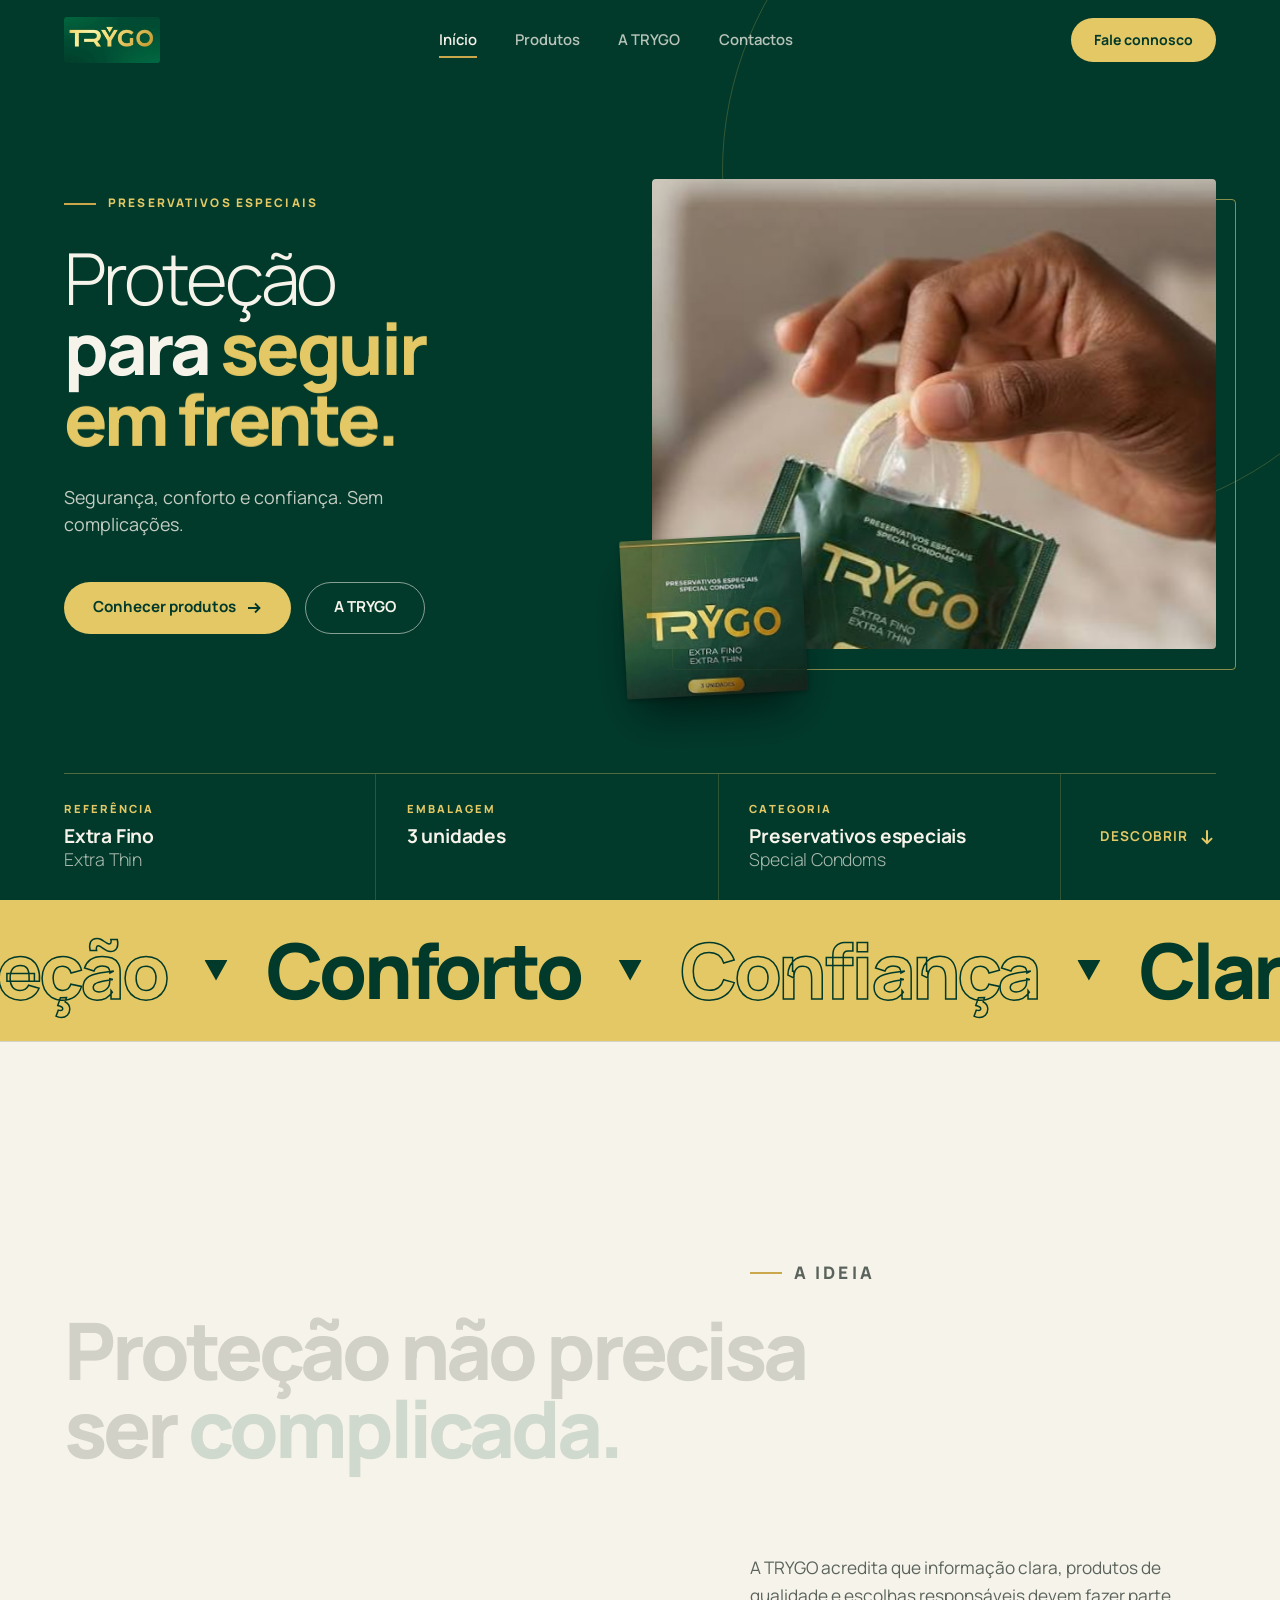
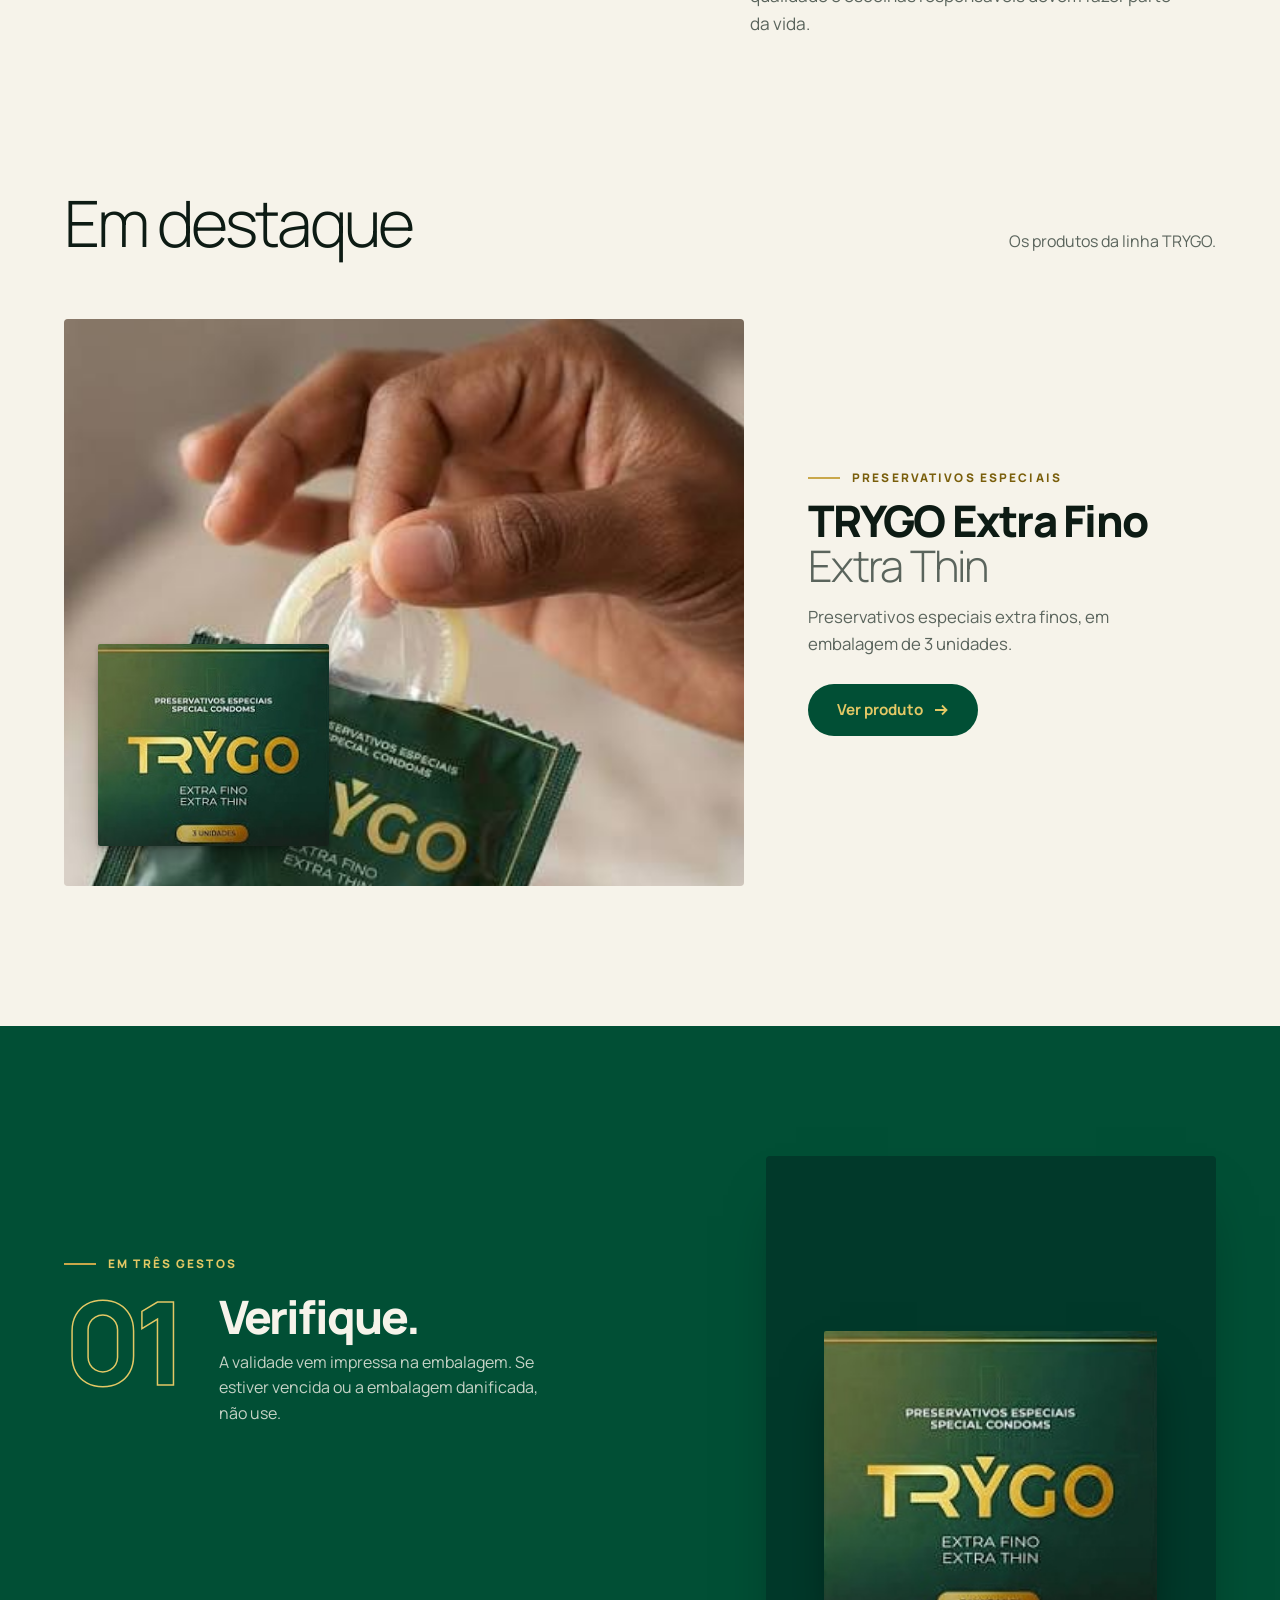
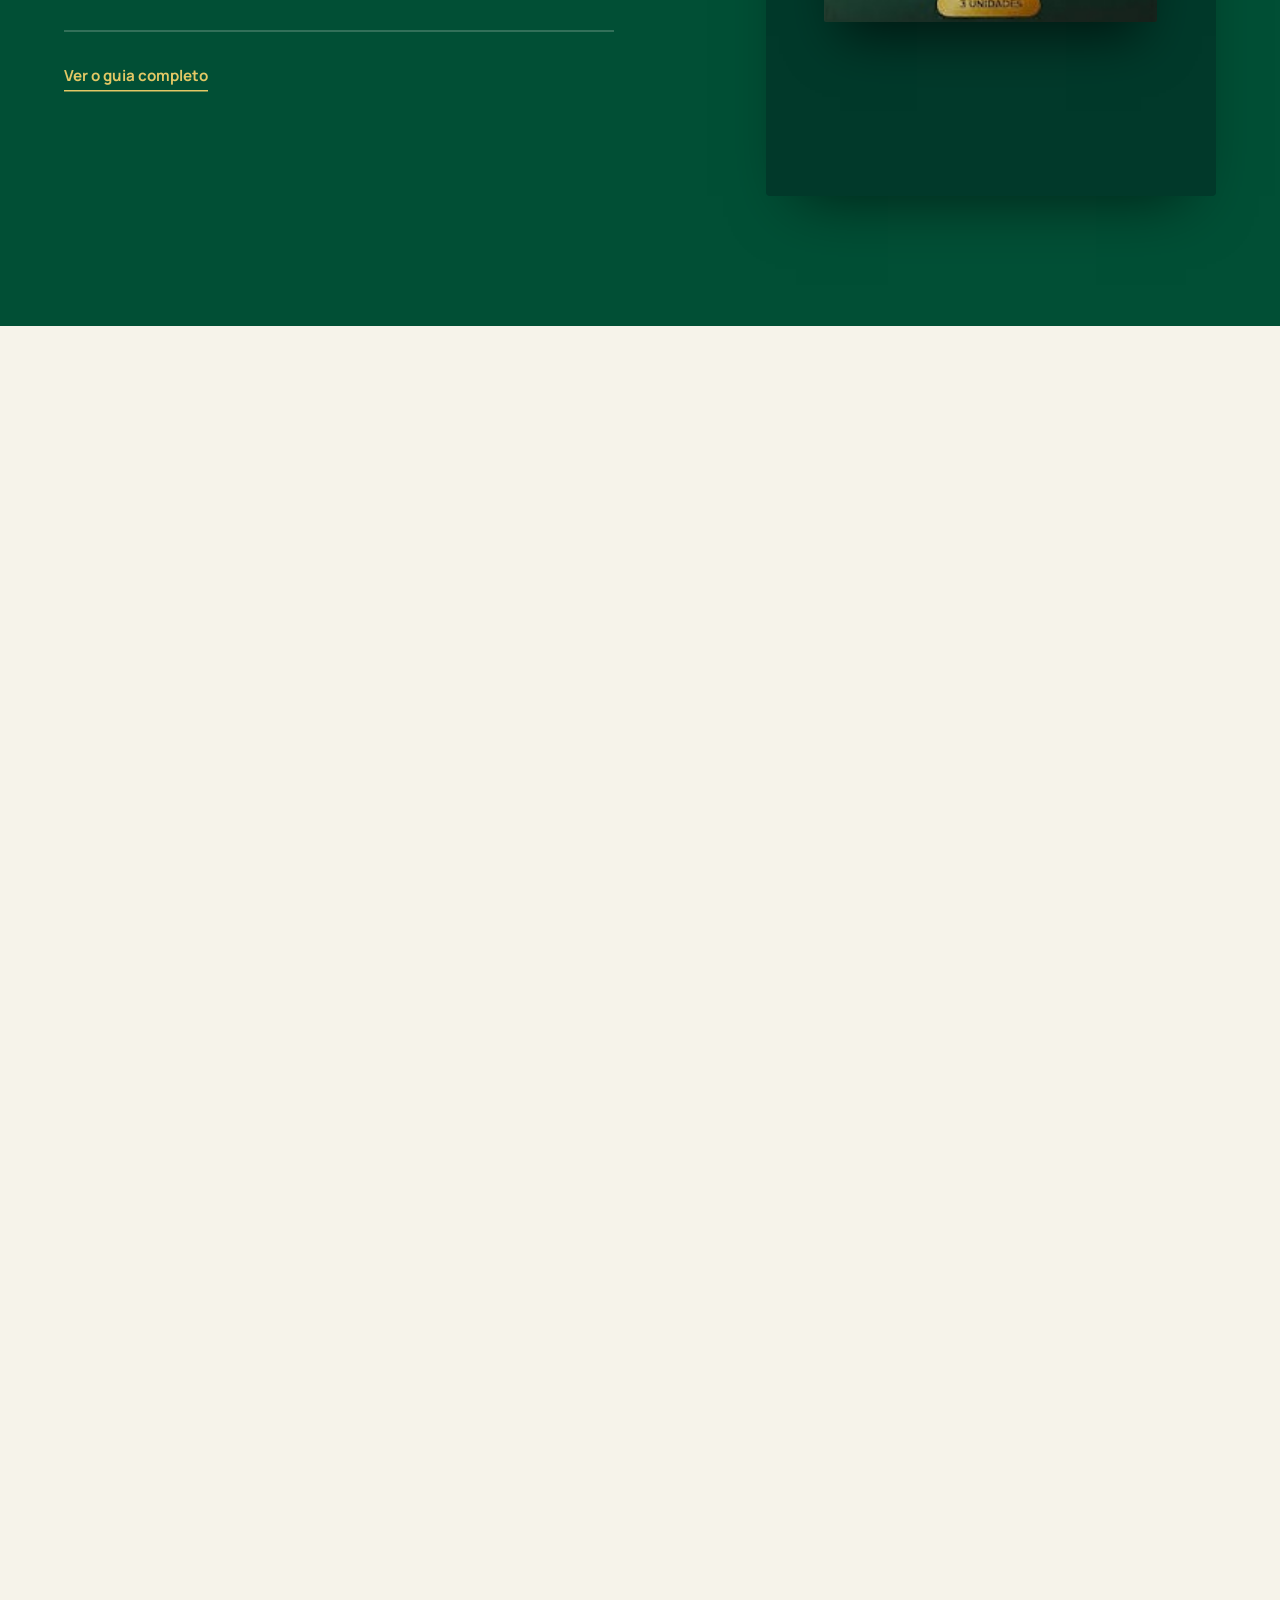
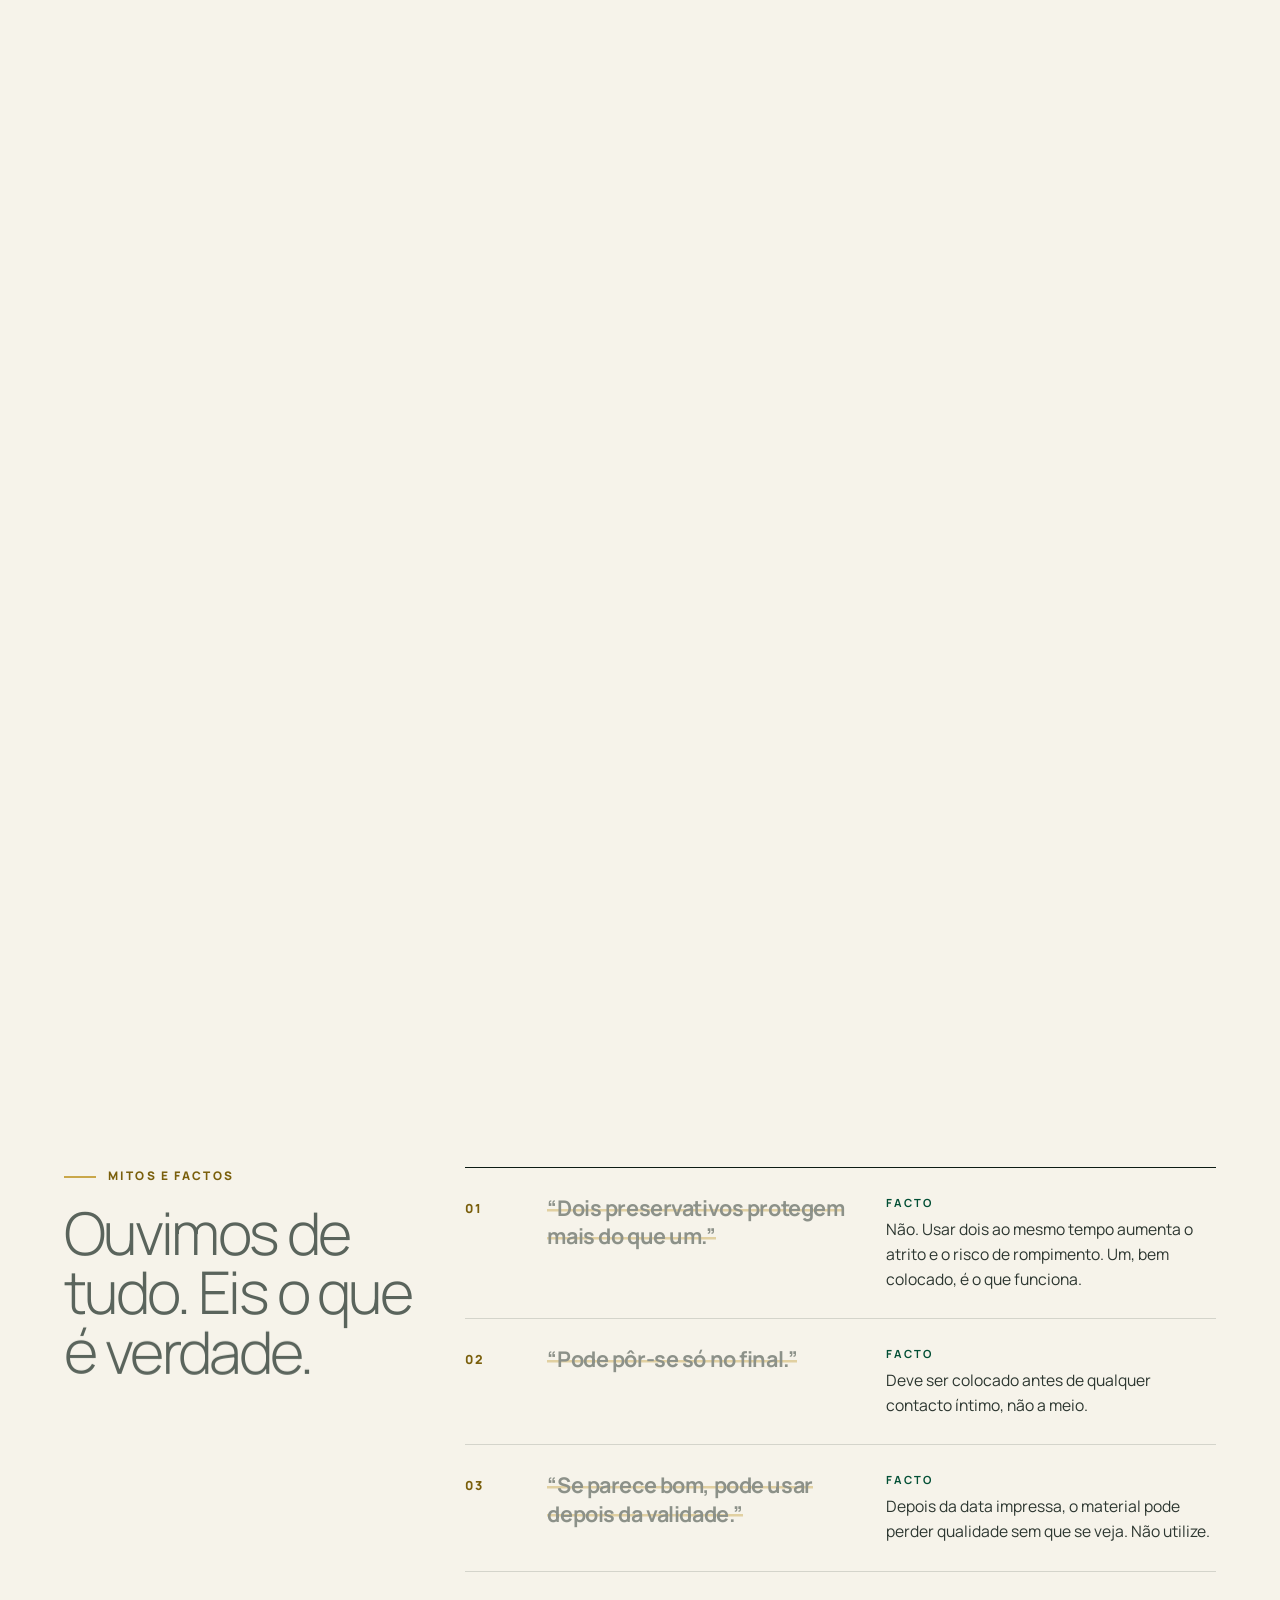
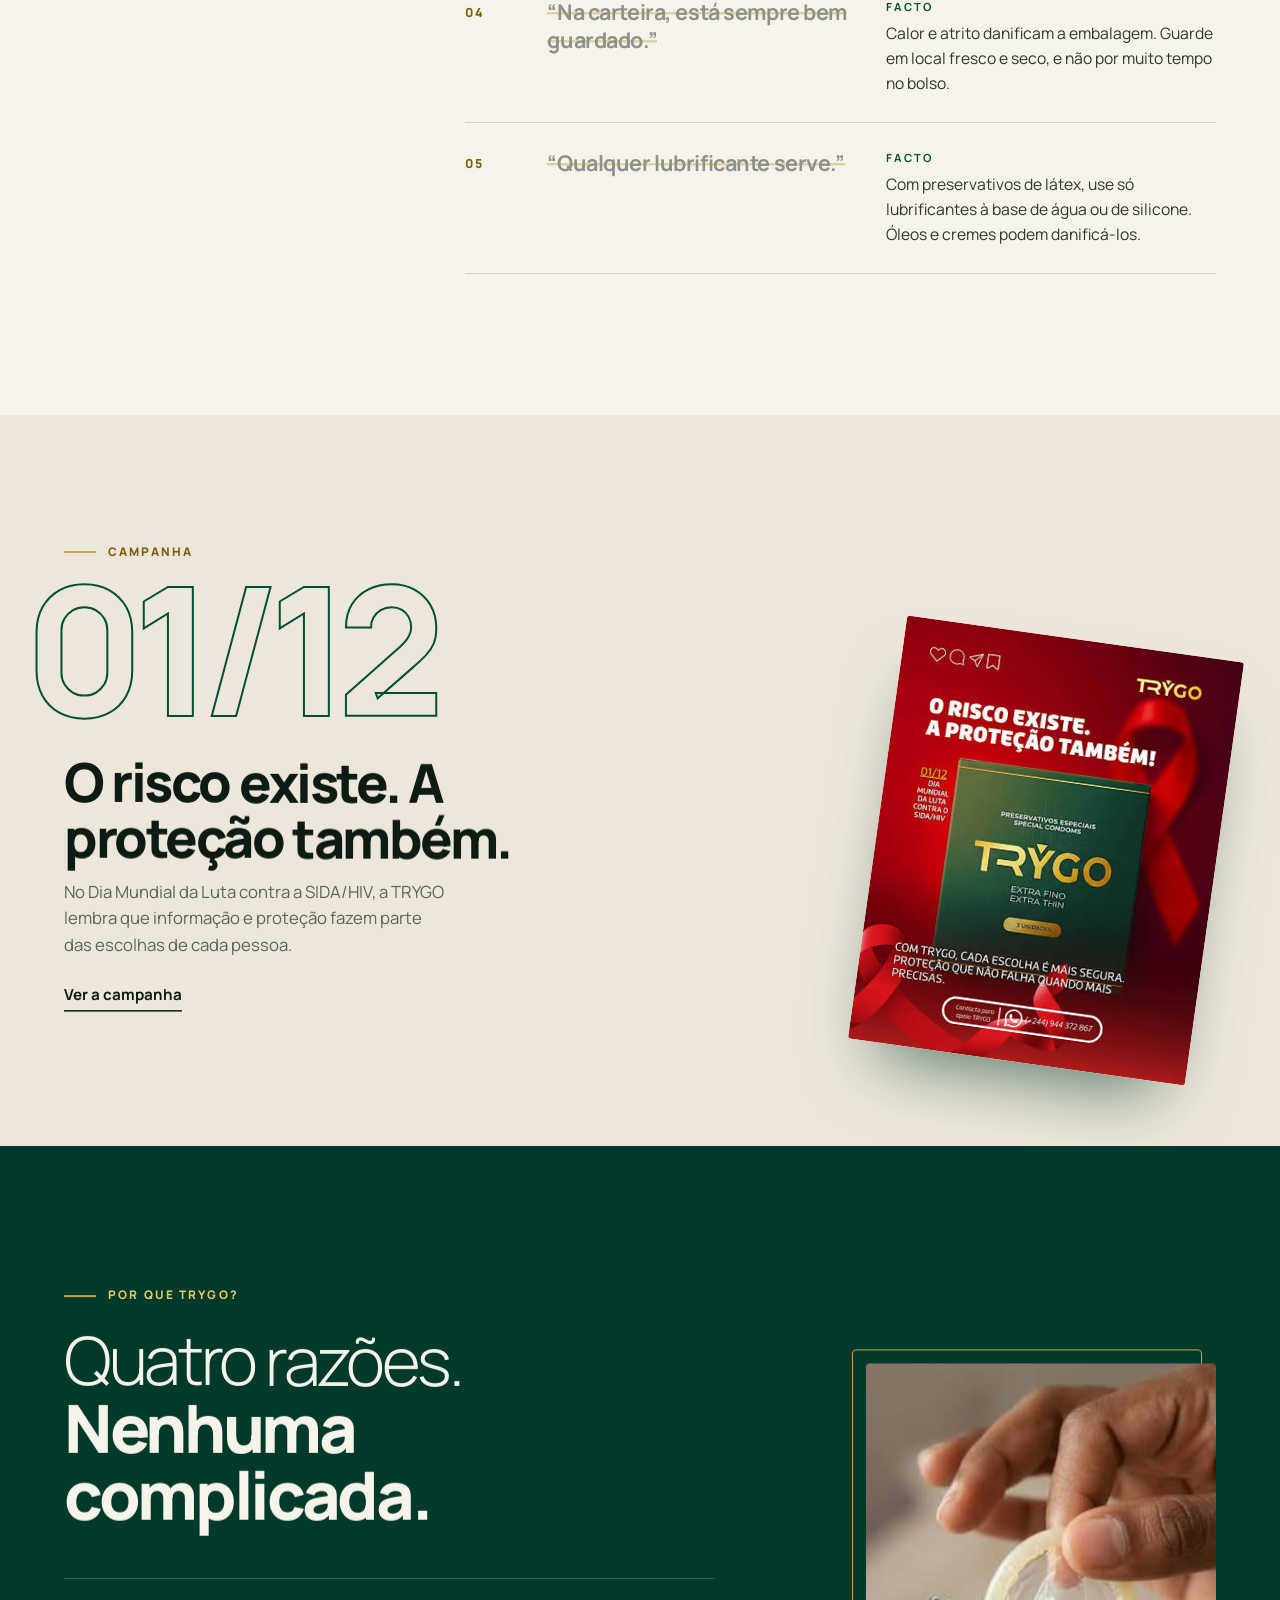
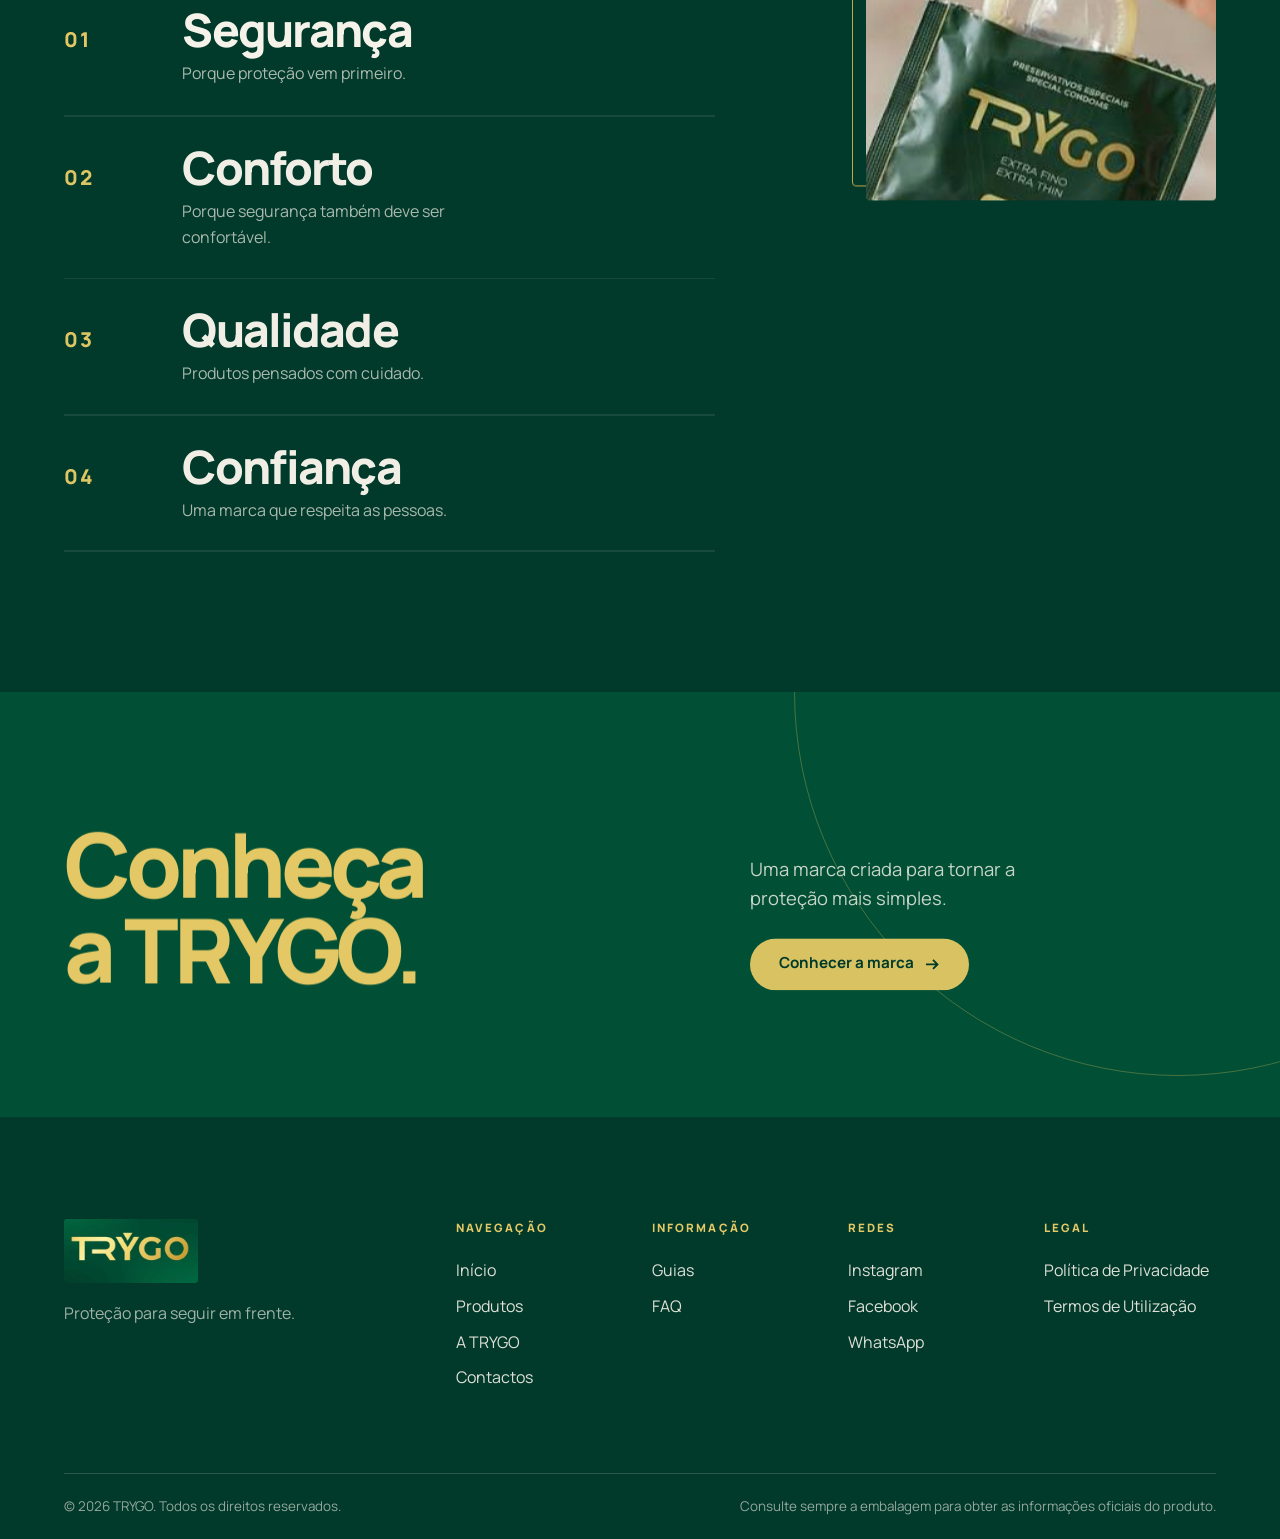
<file: index.html>
<!DOCTYPE html>
<html lang="pt-PT">
<head>
<meta charset="utf-8">
<meta name="viewport" content="width=device-width, initial-scale=1">
<title>TRYGO — Proteção para seguir em frente</title>
<meta name="description" content="TRYGO. Segurança, conforto e confiança. Sem complicações. Conheça a marca e a linha de preservativos.">
<meta name="theme-color" content="#014F35">
<link rel="icon" type="image/png" sizes="64x64" href="assets/logo/favicon-64.png">
<link rel="apple-touch-icon" href="assets/logo/apple-touch-icon.png">
<meta property="og:type" content="website">
<meta property="og:site_name" content="TRYGO">
<meta property="og:locale" content="pt_PT">
<meta property="og:title" content="TRYGO — Proteção para seguir em frente">
<meta property="og:description" content="TRYGO. Segurança, conforto e confiança. Sem complicações. Conheça a marca e a linha de preservativos.">
<meta property="og:image" content="assets/images/trygo-extra-fino-sachet.jpg">
<link rel="preconnect" href="https://fonts.googleapis.com">
<link rel="preconnect" href="https://fonts.gstatic.com" crossorigin>
<link href="https://fonts.googleapis.com/css2?family=Manrope:wght@300;400;500;600;700;800&display=swap" rel="stylesheet">
<script>(function(d){if(!matchMedia("(prefers-reduced-motion: reduce)").matches){d.documentElement.classList.add("pt-pending");setTimeout(function(){d.documentElement.classList.remove("pt-pending")},3000)}})(document)</script>
<link rel="stylesheet" href="assets/css/style.css">
</head>
<body class="home">
<a class="skip" href="#main">Saltar para o conteúdo</a>

<header class="hdr" id="hdr">
  <div class="wrap hdr-in">
    <a class="brand" href="index.html" aria-label="TRYGO — página inicial"><img src="assets/logo/trygo-logo.jpg" alt="TRYGO" width="720" height="344"></a>
    <nav class="nav" aria-label="Principal">
      <a href="index.html" aria-current="page">Início</a>
      <a href="produtos.html">Produtos</a>
      <a href="marca.html">A TRYGO</a>
      <a href="contactos.html">Contactos</a>
    </nav>
    <a class="btn btn-green hdr-cta" href="contactos.html">Fale connosco</a>
    <button class="burger" id="burger" type="button" aria-label="Abrir menu" aria-expanded="false" aria-controls="mobile"><span></span><span></span></button>
  </div>
</header>

<div class="mobile" id="mobile" aria-hidden="true">
  <nav aria-label="Menu móvel">
    <a href="index.html" aria-current="page">Início</a>
      <a href="produtos.html">Produtos</a>
      <a href="marca.html">A TRYGO</a>
      <a href="contactos.html">Contactos</a>
  </nav>
  <a class="btn btn-green" href="contactos.html">Fale connosco</a>
</div>

<main id="main">

<section class="hero">
  <div class="wrap hero-grid">
    <div class="hero-copy">
      <p class="kicker rv">Preservativos especiais</p>
      <h1 class="rv" style="--d:.06s">Proteção <b>para <em>seguir em frente.</em></b></h1>
      <p class="lead rv" style="--d:.14s">Segurança, conforto e confiança. Sem complicações.</p>
      <div class="actions rv" style="--d:.22s">
        <a class="btn btn-gold" href="produtos.html">Conhecer produtos <svg viewBox="0 0 16 16" fill="none" stroke="currentColor" stroke-width="1.8" aria-hidden="true"><path d="M2 8h11M9 3.5 13.5 8 9 12.5"/></svg></a>
        <a class="btn btn-ghost" href="marca.html">A TRYGO</a>
      </div>
    </div>
    <div class="hv rv" style="--d:.1s">
      <figure class="hv-main"><img src="assets/images/trygo-extra-fino-sachet.jpg" alt="Mão a retirar um preservativo da embalagem individual TRYGO Extra Fino" width="485" height="412"></figure>
      <img class="hv-box" src="assets/images/trygo-extra-fino-caixa.jpg" alt="Caixa TRYGO Extra Fino, preservativos especiais, 3 unidades" width="221" height="193">
    </div>
  </div>
  <div class="wrap">
    <dl class="hero-facts">
      <div class="rv"><dt>Referência</dt><dd>Extra Fino <span>Extra Thin</span></dd></div>
      <div class="rv" style="--d:.06s"><dt>Embalagem</dt><dd>3 unidades</dd></div>
      <div class="rv" style="--d:.12s"><dt>Categoria</dt><dd>Preservativos especiais <span>Special Condoms</span></dd></div>
      <a class="cue rv" style="--d:.18s" href="#destaques" aria-label="Descer para os produtos"><span>Descobrir</span><svg viewBox="0 0 16 16" fill="none" stroke="currentColor" stroke-width="1.8" aria-hidden="true"><path d="M8 2v11M3.5 9 8 13.5 12.5 9"/></svg></a>
    </dl>
  </div>
</section>

<div class="marquee" aria-hidden="true">
  <div class="mq-track">
    <div class="mq-set"><span>Proteção</span><i></i><span>Conforto</span><i></i><span>Confiança</span><i></i><span>Clareza</span><i></i><span>Proteção</span><i></i><span>Conforto</span><i></i><span>Confiança</span><i></i><span>Clareza</span><i></i></div>
    <div class="mq-set"><span>Proteção</span><i></i><span>Conforto</span><i></i><span>Confiança</span><i></i><span>Clareza</span><i></i><span>Proteção</span><i></i><span>Conforto</span><i></i><span>Confiança</span><i></i><span>Clareza</span><i></i></div>
  </div>
</div>

<section class="statement">
  <div class="wrap st-grid">
    <p class="kicker st-mark rv">A ideia</p>
    <h2 class="rv">Proteção não precisa ser <em>complicada.</em></h2>
    <p class="rv" style="--d:.1s">A TRYGO acredita que informação clara, produtos de qualidade e escolhas responsáveis devem fazer parte da vida.</p>
  </div>
</section>

<section class="sec" id="destaques">
  <div class="wrap">
    <div class="sec-head">
      <h2 class="rv">Em <span>destaque</span></h2>
      <p class="rv" style="--d:.08s">Os produtos da linha TRYGO.</p>
    </div>
    <div class="featured" id="featured" data-count="1">
      <noscript><a class="link" href="produto.html?id=extra-fino">TRYGO Extra Fino — ver produto</a></noscript>
    </div>
  </div>
</section>

<section class="gestos" id="gestos">
  <div class="gestos-pin">
    <div class="wrap g-grid">
      <div class="g-left">
        <p class="kicker">Em três gestos</p>
        <div class="g-steps">
          <article class="g-step"><span class="g-n">01</span><div><h2>Verifique.</h2><p>A validade vem impressa na embalagem. Se estiver vencida ou a embalagem danificada, não use.</p></div></article>
          <article class="g-step"><span class="g-n">02</span><div><h2>Abra com cuidado.</h2><p>Com os dedos. Dentes, tesoura e unhas podem rasgar o produto sem se notar.</p></div></article>
          <article class="g-step"><span class="g-n">03</span><div><h2>Coloque e desenrole.</h2><p>Antes de qualquer contacto íntimo, apertando a ponta, e desenrole até à base.</p></div></article>
        </div>
        <div class="g-bar" aria-hidden="true"><i></i></div>
        <button class="link" type="button" data-art="usar">Ver o guia completo</button>
      </div>
      <div class="g-right">
        <div class="g-frame">
          <div class="g-box"><img src="assets/images/trygo-extra-fino-caixa.jpg" alt="Caixa TRYGO Extra Fino, preservativos especiais, 3 unidades" loading="lazy"></div>
          <div class="g-photo"><img src="assets/images/trygo-extra-fino-sachet.jpg" alt="Mão a retirar um preservativo da embalagem individual TRYGO Extra Fino" loading="lazy"></div>
        </div>
      </div>
    </div>
  </div>
</section>

<section class="mf">
  <div class="wrap mf-grid">
    <div class="mf-head"><p class="kicker rv">Mitos e factos</p><h2 class="rv">Ouvimos de tudo. <span>Eis o que é verdade.</span></h2></div>
    <ul class="mf-list">
      <li class="mf-row"><span class="mf-n">01</span><p class="myth"><span>“Dois preservativos protegem mais do que um.”</span></p><p class="fact"><b>Facto</b>Não. Usar dois ao mesmo tempo aumenta o atrito e o risco de rompimento. Um, bem colocado, é o que funciona.</p></li>
      <li class="mf-row"><span class="mf-n">02</span><p class="myth"><span>“Pode pôr-se só no final.”</span></p><p class="fact"><b>Facto</b>Deve ser colocado antes de qualquer contacto íntimo, não a meio.</p></li>
      <li class="mf-row"><span class="mf-n">03</span><p class="myth"><span>“Se parece bom, pode usar depois da validade.”</span></p><p class="fact"><b>Facto</b>Depois da data impressa, o material pode perder qualidade sem que se veja. Não utilize.</p></li>
      <li class="mf-row"><span class="mf-n">04</span><p class="myth"><span>“Na carteira, está sempre bem guardado.”</span></p><p class="fact"><b>Facto</b>Calor e atrito danificam a embalagem. Guarde em local fresco e seco, e não por muito tempo no bolso.</p></li>
      <li class="mf-row"><span class="mf-n">05</span><p class="myth"><span>“Qualquer lubrificante serve.”</span></p><p class="fact"><b>Facto</b>Com preservativos de látex, use só lubrificantes à base de água ou de silicone. Óleos e cremes podem danificá-los.</p></li>
    </ul>
  </div>
</section>

<section class="band" id="campanha">
  <div class="wrap band-grid">
    <div class="band-copy">
      <p class="kicker rv">Campanha</p>
      <span class="band-num" aria-label="1 de dezembro">01/12</span>
      <h2 class="rv">O risco existe. A proteção também.</h2>
      <p class="t rv">No Dia Mundial da Luta contra a SIDA/HIV, a TRYGO lembra que informação e proteção fazem parte das escolhas de cada pessoa.</p>
      <a class="link rv" href="marca.html#campanha">Ver a campanha</a>
    </div>
    <a class="band-poster" href="marca.html#campanha" aria-label="Ver a campanha do Dia Mundial da Luta contra a SIDA/HIV"><img src="assets/images/trygo-campanha-sida-hiv.jpg" alt="Cartaz TRYGO: O risco existe. A proteção também! Dia Mundial da Luta contra a SIDA/HIV, 1 de dezembro" width="399" height="501" loading="lazy"></a>
  </div>
</section>

<section class="why dark">
  <div class="wrap why-grid">
    <div class="why-copy">
      <p class="kicker rv">Por que TRYGO?</p>
      <h2 class="rv" style="--d:.06s">Quatro razões. <b>Nenhuma complicada.</b></h2>
      <ul class="why-list">
        <li class="rv"><span class="n">01</span><div><h3>Segurança</h3><p>Porque proteção vem primeiro.</p></div></li>
        <li class="rv"><span class="n">02</span><div><h3>Conforto</h3><p>Porque segurança também deve ser confortável.</p></div></li>
        <li class="rv"><span class="n">03</span><div><h3>Qualidade</h3><p>Produtos pensados com cuidado.</p></div></li>
        <li class="rv"><span class="n">04</span><div><h3>Confiança</h3><p>Uma marca que respeita as pessoas.</p></div></li>
      </ul>
    </div>
    <div class="why-vis rv" style="--d:.1s">
      <div class="ph-img"><img data-par="7" src="assets/images/trygo-extra-fino-sachet.jpg" alt="Detalhe da embalagem individual TRYGO Extra Fino" loading="lazy"></div>
    </div>
  </div>
</section>

<section class="cta">
  <div class="wrap cta-in">
    <h2 class="rv">Conheça a TRYGO.</h2>
    <div class="side rv" style="--d:.1s">
      <p>Uma marca criada para tornar a proteção mais simples.</p>
      <a class="btn btn-gold" href="marca.html">Conhecer a marca <svg viewBox="0 0 16 16" fill="none" stroke="currentColor" stroke-width="1.8" aria-hidden="true"><path d="M2 8h11M9 3.5 13.5 8 9 12.5"/></svg></a>
    </div>
  </div>
</section>

</main>

<footer class="ftr dark">
  <div class="wrap">
    <div class="ft-grid">
      <div class="ft-brand">
        <a href="index.html" aria-label="TRYGO — página inicial"><img src="assets/logo/trygo-logo.jpg" alt="TRYGO" width="720" height="344"></a>
        <p>Proteção para seguir em frente.</p>
      </div>
      <div class="ft-col c1">
        <h4>Navegação</h4>
        <a href="index.html">Início</a>
        <a href="produtos.html">Produtos</a>
        <a href="marca.html">A TRYGO</a>
        <a href="contactos.html">Contactos</a>
      </div>
      <div class="ft-col">
        <h4>Informação</h4>
        <a href="marca.html#informacao">Guias</a>
        <a href="contactos.html#faq">FAQ</a>
      </div>
      <div class="ft-col">
        <h4>Redes</h4>
        <a href="contactos.html#contactos" title="Perfil a confirmar">Instagram</a>
        <a href="contactos.html#contactos" title="Perfil a confirmar">Facebook</a>
        <a href="https://wa.me/244944372867" target="_blank" rel="noopener">WhatsApp</a>
      </div>
      <div class="ft-col">
        <h4>Legal</h4>
        <button type="button" data-art="privacidade">Política de Privacidade</button>
        <button type="button" data-art="termos">Termos de Utilização</button>
      </div>
    </div>
    <div class="ft-bar"><span>© 2026 TRYGO. Todos os direitos reservados.</span><span>Consulte sempre a embalagem para obter as informações oficiais do produto.</span></div>
  </div>
</footer>

<button class="totop" id="totop" type="button" aria-label="Voltar ao topo"><svg viewBox="0 0 16 16" fill="none" stroke="currentColor" stroke-width="1.8" aria-hidden="true"><path d="M8 14V3M3.5 7 8 2.5 12.5 7"/></svg></button>

<script src="assets/js/vendor/gsap.min.js"></script>
<script src="assets/js/vendor/ScrollTrigger.min.js"></script>
<script src="assets/js/anim.js"></script>
<script src="assets/js/data.js"></script>
<script src="assets/js/main.js"></script>
</body>
</html>
</file>
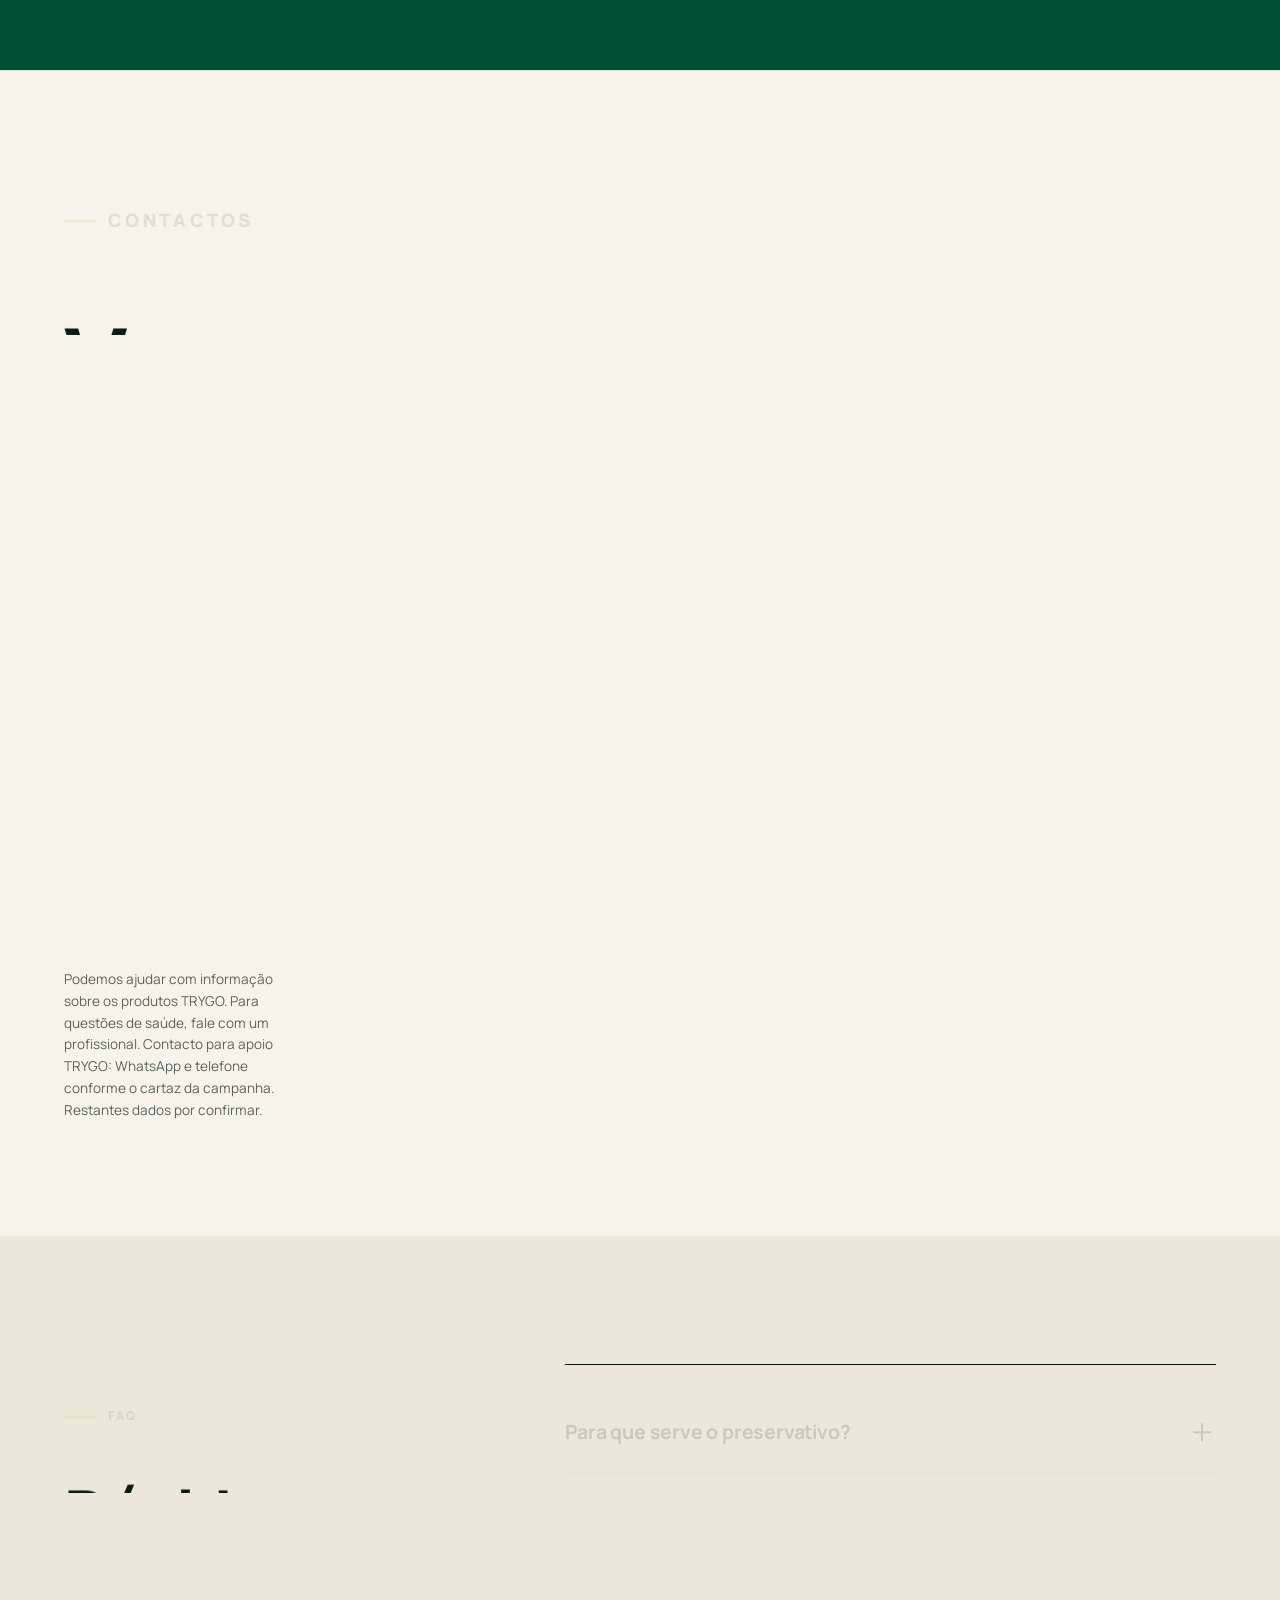
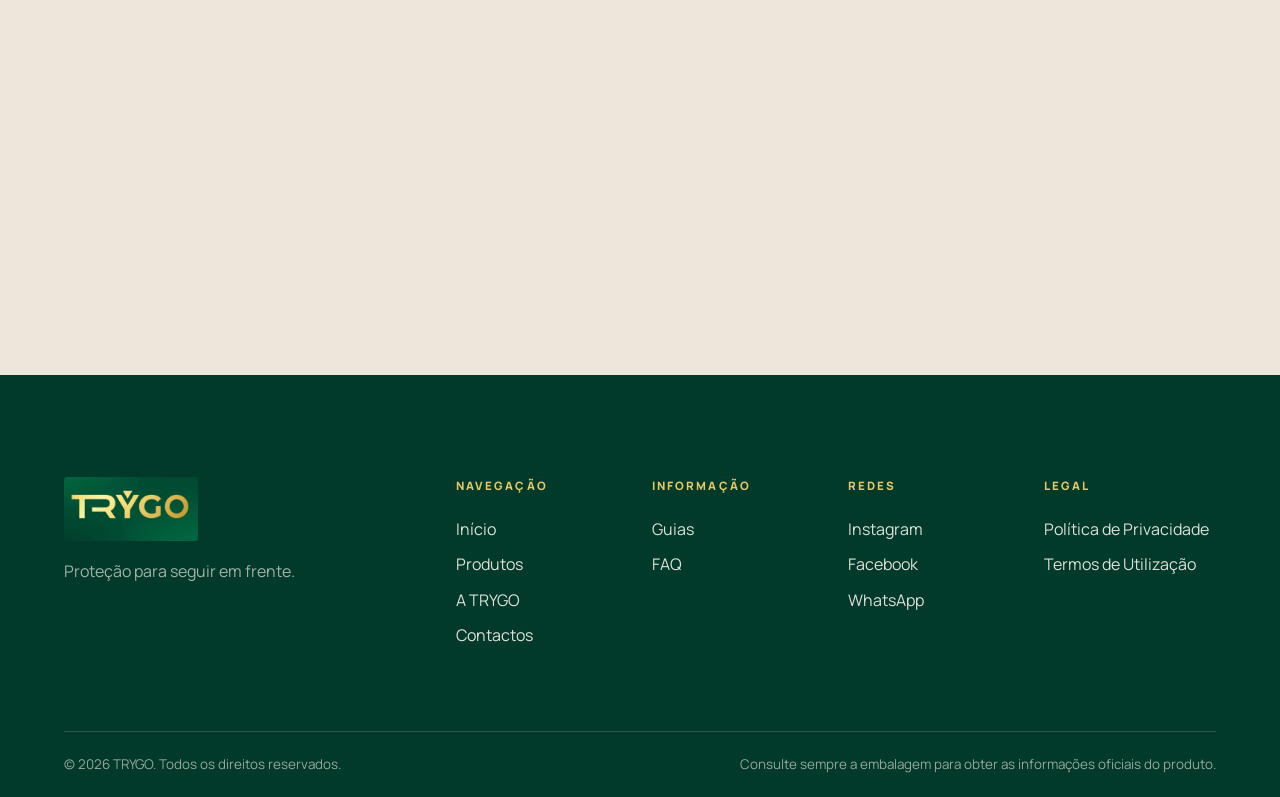
<file: contactos.html>
<!DOCTYPE html>
<html lang="pt-PT">
<head>
<meta charset="utf-8">
<meta name="viewport" content="width=device-width, initial-scale=1">
<title>Contactos — TRYGO</title>
<meta name="description" content="Fale com a TRYGO. Tem alguma pergunta sobre a marca ou os produtos? Estamos disponíveis.">
<meta name="theme-color" content="#014F35">
<link rel="icon" type="image/png" sizes="64x64" href="assets/logo/favicon-64.png">
<link rel="apple-touch-icon" href="assets/logo/apple-touch-icon.png">
<meta property="og:type" content="website">
<meta property="og:site_name" content="TRYGO">
<meta property="og:locale" content="pt_PT">
<meta property="og:title" content="Contactos — TRYGO">
<meta property="og:description" content="Fale com a TRYGO. Tem alguma pergunta sobre a marca ou os produtos? Estamos disponíveis.">
<meta property="og:image" content="assets/images/trygo-extra-fino-sachet.jpg">
<link rel="preconnect" href="https://fonts.googleapis.com">
<link rel="preconnect" href="https://fonts.gstatic.com" crossorigin>
<link href="https://fonts.googleapis.com/css2?family=Manrope:wght@300;400;500;600;700;800&display=swap" rel="stylesheet">
<script>(function(d){if(!matchMedia("(prefers-reduced-motion: reduce)").matches){d.documentElement.classList.add("pt-pending");setTimeout(function(){d.documentElement.classList.remove("pt-pending")},3000)}})(document)</script>
<link rel="stylesheet" href="assets/css/style.css">
</head>
<body>
<a class="skip" href="#main">Saltar para o conteúdo</a>

<header class="hdr" id="hdr">
  <div class="wrap hdr-in">
    <a class="brand" href="index.html" aria-label="TRYGO — página inicial"><img src="assets/logo/trygo-logo.jpg" alt="TRYGO" width="720" height="344"></a>
    <nav class="nav" aria-label="Principal">
      <a href="index.html">Início</a>
      <a href="produtos.html">Produtos</a>
      <a href="marca.html">A TRYGO</a>
      <a href="contactos.html" aria-current="page">Contactos</a>
    </nav>
    <a class="btn btn-green hdr-cta" href="contactos.html">Fale connosco</a>
    <button class="burger" id="burger" type="button" aria-label="Abrir menu" aria-expanded="false" aria-controls="mobile"><span></span><span></span></button>
  </div>
</header>

<div class="mobile" id="mobile" aria-hidden="true">
  <nav aria-label="Menu móvel">
    <a href="index.html">Início</a>
      <a href="produtos.html">Produtos</a>
      <a href="marca.html">A TRYGO</a>
      <a href="contactos.html" aria-current="page">Contactos</a>
  </nav>
  <a class="btn btn-green" href="contactos.html">Fale connosco</a>
</div>

<main id="main">

<section class="ct" id="contactos" style="padding-top:clamp(32px,6vw,88px)">
  <div class="wrap ct-grid">
    <div class="ct-copy">
      <p class="kicker rv">Contactos</p>
      <h1 class="rv" style="--d:.05s">Vamos conversar.</h1>
      <p class="rv" style="--d:.12s">Tem alguma pergunta sobre a TRYGO? Estamos disponíveis.</p>
      <div class="ways rv" style="--d:.16s">
        <a href="https://wa.me/244944372867" target="_blank" rel="noopener"><span class="l">WhatsApp</span><b>+244 944 372 867</b></a>
        <a href="tel:+244944372867"><span class="l">Telefone</span><b>+244 944 372 867</b></a>
        <div class="row"><span class="l">E-mail</span><b><span class="ph">e-mail a confirmar</span></b></div>
        <div class="row"><span class="l">Instagram</span><b><span class="ph">perfil a confirmar</span></b></div>
        <div class="row"><span class="l">Facebook</span><b><span class="ph">página a confirmar</span></b></div>
        <div class="row"><span class="l">Horário</span><b><span class="ph">horário a confirmar</span></b></div>
        <div class="row"><span class="l">Imprensa e parcerias</span><b><span class="ph">contacto a confirmar</span></b></div>
      </div>
      <p style="margin-top:14px;font-size:.85rem;color:var(--mute)">Podemos ajudar com informação sobre os produtos TRYGO. Para questões de saúde, fale com um profissional. Contacto para apoio TRYGO: WhatsApp e telefone conforme o cartaz da campanha. Restantes dados por confirmar.</p>
    </div>

    <form class="form rv" id="form" novalidate style="--d:.1s">
      <div class="fields">
        <h2>Envie-nos uma mensagem</h2>
        <div class="field"><label for="f-nome">Nome</label><input id="f-nome" name="nome" type="text" autocomplete="name" required><span class="em">Indique o seu nome.</span></div>
        <div class="row2">
          <div class="field"><label for="f-mail">E-mail</label><input id="f-mail" name="email" type="email" autocomplete="email" required><span class="em">Indique um e-mail válido.</span></div>
          <div class="field"><label for="f-tel">Telefone</label><input id="f-tel" name="tel" type="tel" autocomplete="tel"></div>
        </div>
        <div class="field"><label for="f-ass">Assunto</label><input id="f-ass" name="assunto" type="text" required><span class="em">Indique o assunto.</span></div>
        <div class="field"><label for="f-msg">Mensagem</label><textarea id="f-msg" name="msg" required></textarea><span class="em">Escreva a sua mensagem.</span></div>
        <button class="btn btn-gold" type="submit">Enviar mensagem <svg viewBox="0 0 16 16" fill="none" stroke="currentColor" stroke-width="1.8" aria-hidden="true"><path d="M2 8h11M9 3.5 13.5 8 9 12.5"/></svg></button>
      </div>
      <div class="ok" role="status" aria-live="polite">
        <div class="tick"><svg viewBox="0 0 24 24" fill="none" stroke="currentColor" stroke-width="2.4" aria-hidden="true"><path d="m5 12.5 4.5 4.5L19 7.5"/></svg></div>
        <h2>Mensagem enviada. Obrigado por entrar em contacto com a TRYGO.</h2>
        <button type="button" class="link" id="again">Enviar outra mensagem</button>
      </div>
    </form>
  </div>
</section>

<section class="faq" id="faq">
  <div class="wrap faq-grid">
    <div class="faq-head"><p class="kicker rv">FAQ</p><h2 class="rv">Dúvidas comuns.</h2><p class="rv" style="--d:.08s">Respostas curtas. Para mais detalhe, consulte os guias na página da marca.</p></div>
    <div class="faq-list" id="faq-list"></div>
  </div>
</section>

</main>

<footer class="ftr dark">
  <div class="wrap">
    <div class="ft-grid">
      <div class="ft-brand">
        <a href="index.html" aria-label="TRYGO — página inicial"><img src="assets/logo/trygo-logo.jpg" alt="TRYGO" width="720" height="344"></a>
        <p>Proteção para seguir em frente.</p>
      </div>
      <div class="ft-col c1">
        <h4>Navegação</h4>
        <a href="index.html">Início</a>
        <a href="produtos.html">Produtos</a>
        <a href="marca.html">A TRYGO</a>
        <a href="contactos.html">Contactos</a>
      </div>
      <div class="ft-col">
        <h4>Informação</h4>
        <a href="marca.html#informacao">Guias</a>
        <a href="contactos.html#faq">FAQ</a>
      </div>
      <div class="ft-col">
        <h4>Redes</h4>
        <a href="contactos.html#contactos" title="Perfil a confirmar">Instagram</a>
        <a href="contactos.html#contactos" title="Perfil a confirmar">Facebook</a>
        <a href="https://wa.me/244944372867" target="_blank" rel="noopener">WhatsApp</a>
      </div>
      <div class="ft-col">
        <h4>Legal</h4>
        <button type="button" data-art="privacidade">Política de Privacidade</button>
        <button type="button" data-art="termos">Termos de Utilização</button>
      </div>
    </div>
    <div class="ft-bar"><span>© 2026 TRYGO. Todos os direitos reservados.</span><span>Consulte sempre a embalagem para obter as informações oficiais do produto.</span></div>
  </div>
</footer>

<button class="totop" id="totop" type="button" aria-label="Voltar ao topo"><svg viewBox="0 0 16 16" fill="none" stroke="currentColor" stroke-width="1.8" aria-hidden="true"><path d="M8 14V3M3.5 7 8 2.5 12.5 7"/></svg></button>

<script src="assets/js/vendor/gsap.min.js"></script>
<script src="assets/js/vendor/ScrollTrigger.min.js"></script>
<script src="assets/js/anim.js"></script>
<script src="assets/js/data.js"></script>
<script src="assets/js/main.js"></script>
</body>
</html>
</file>
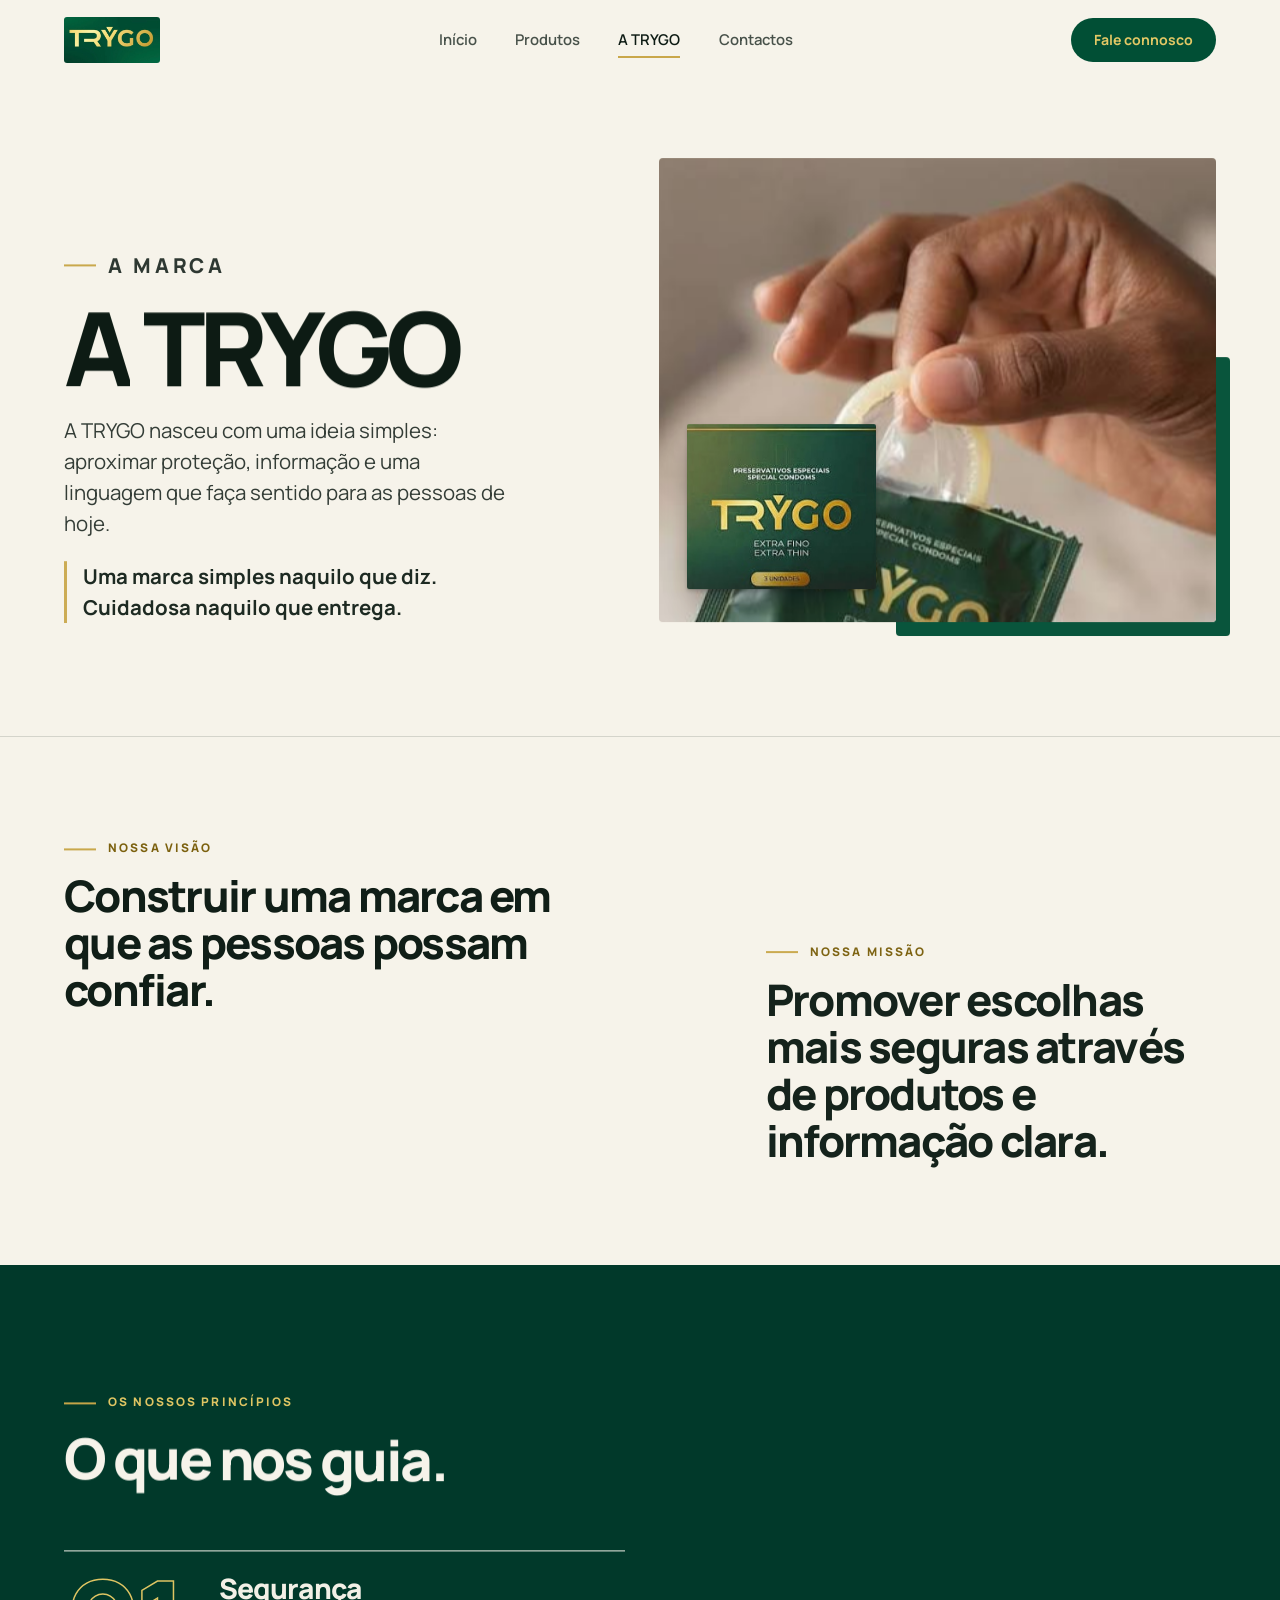
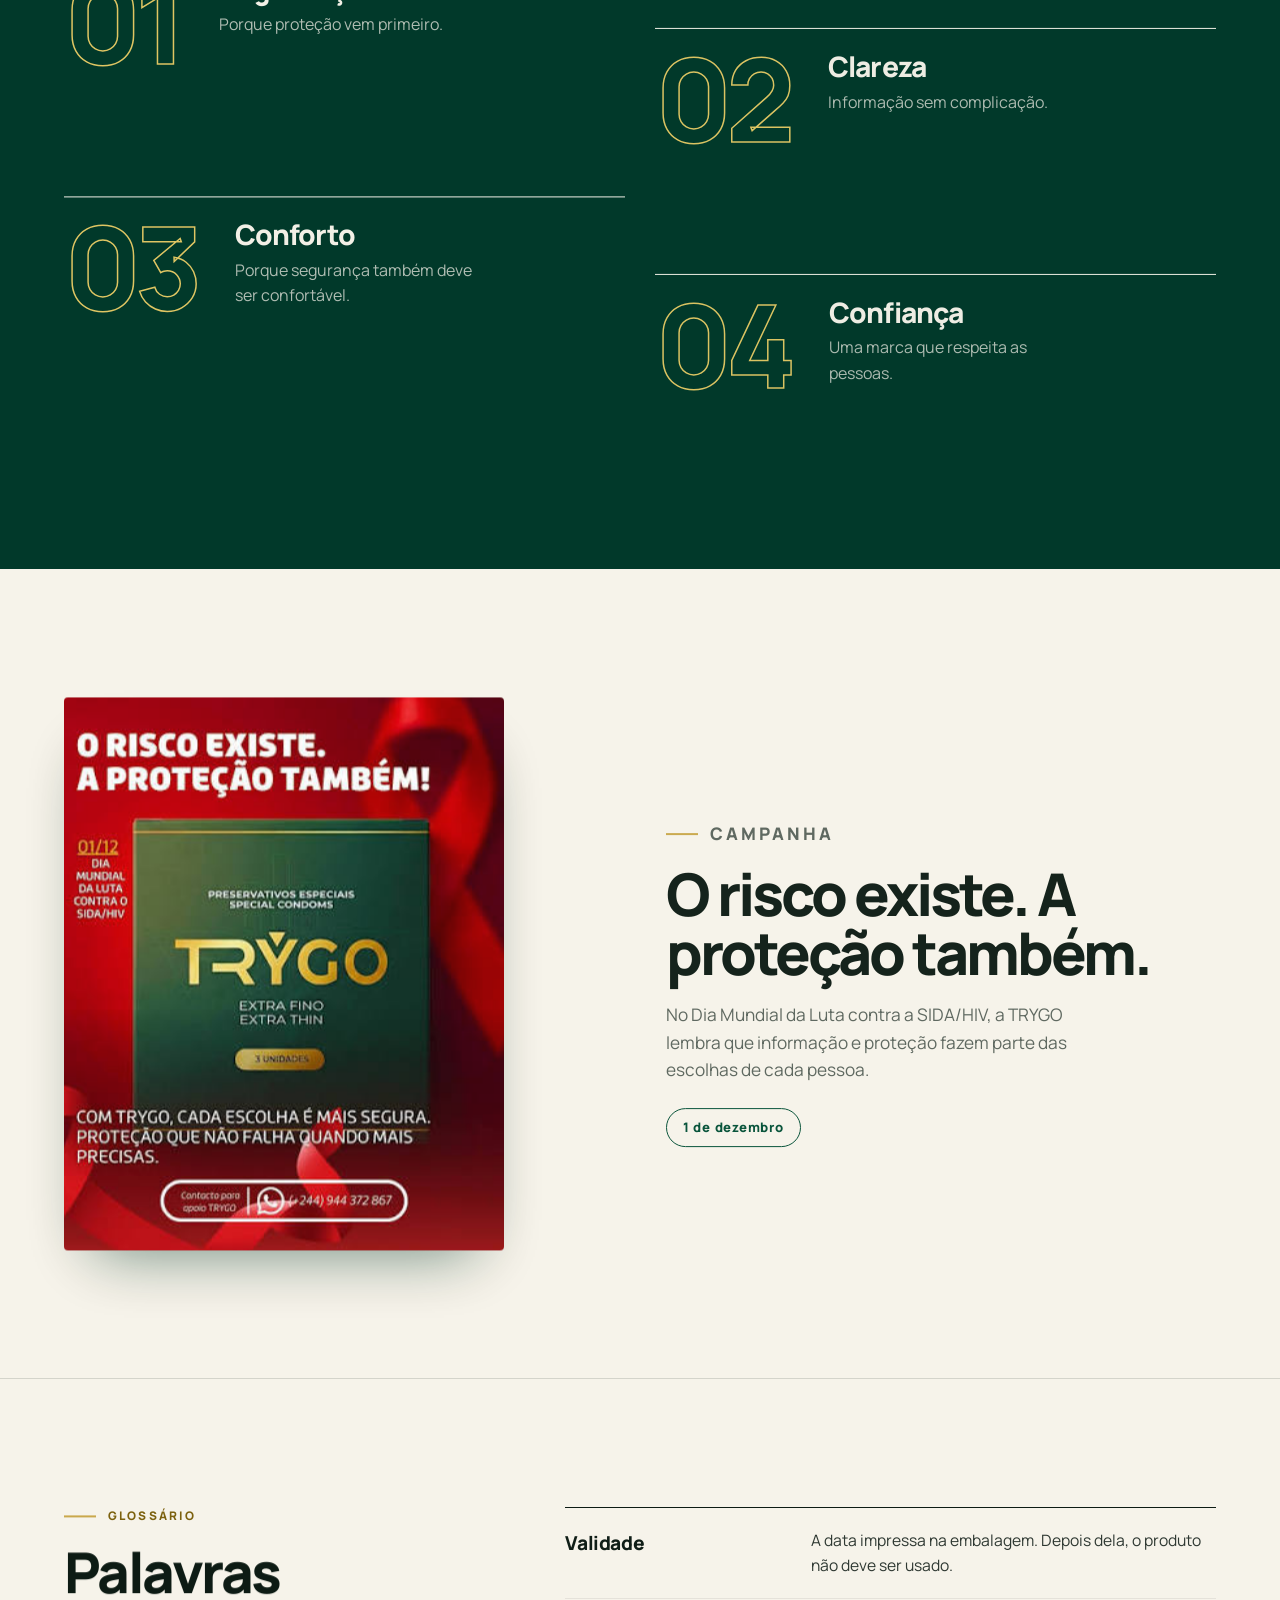
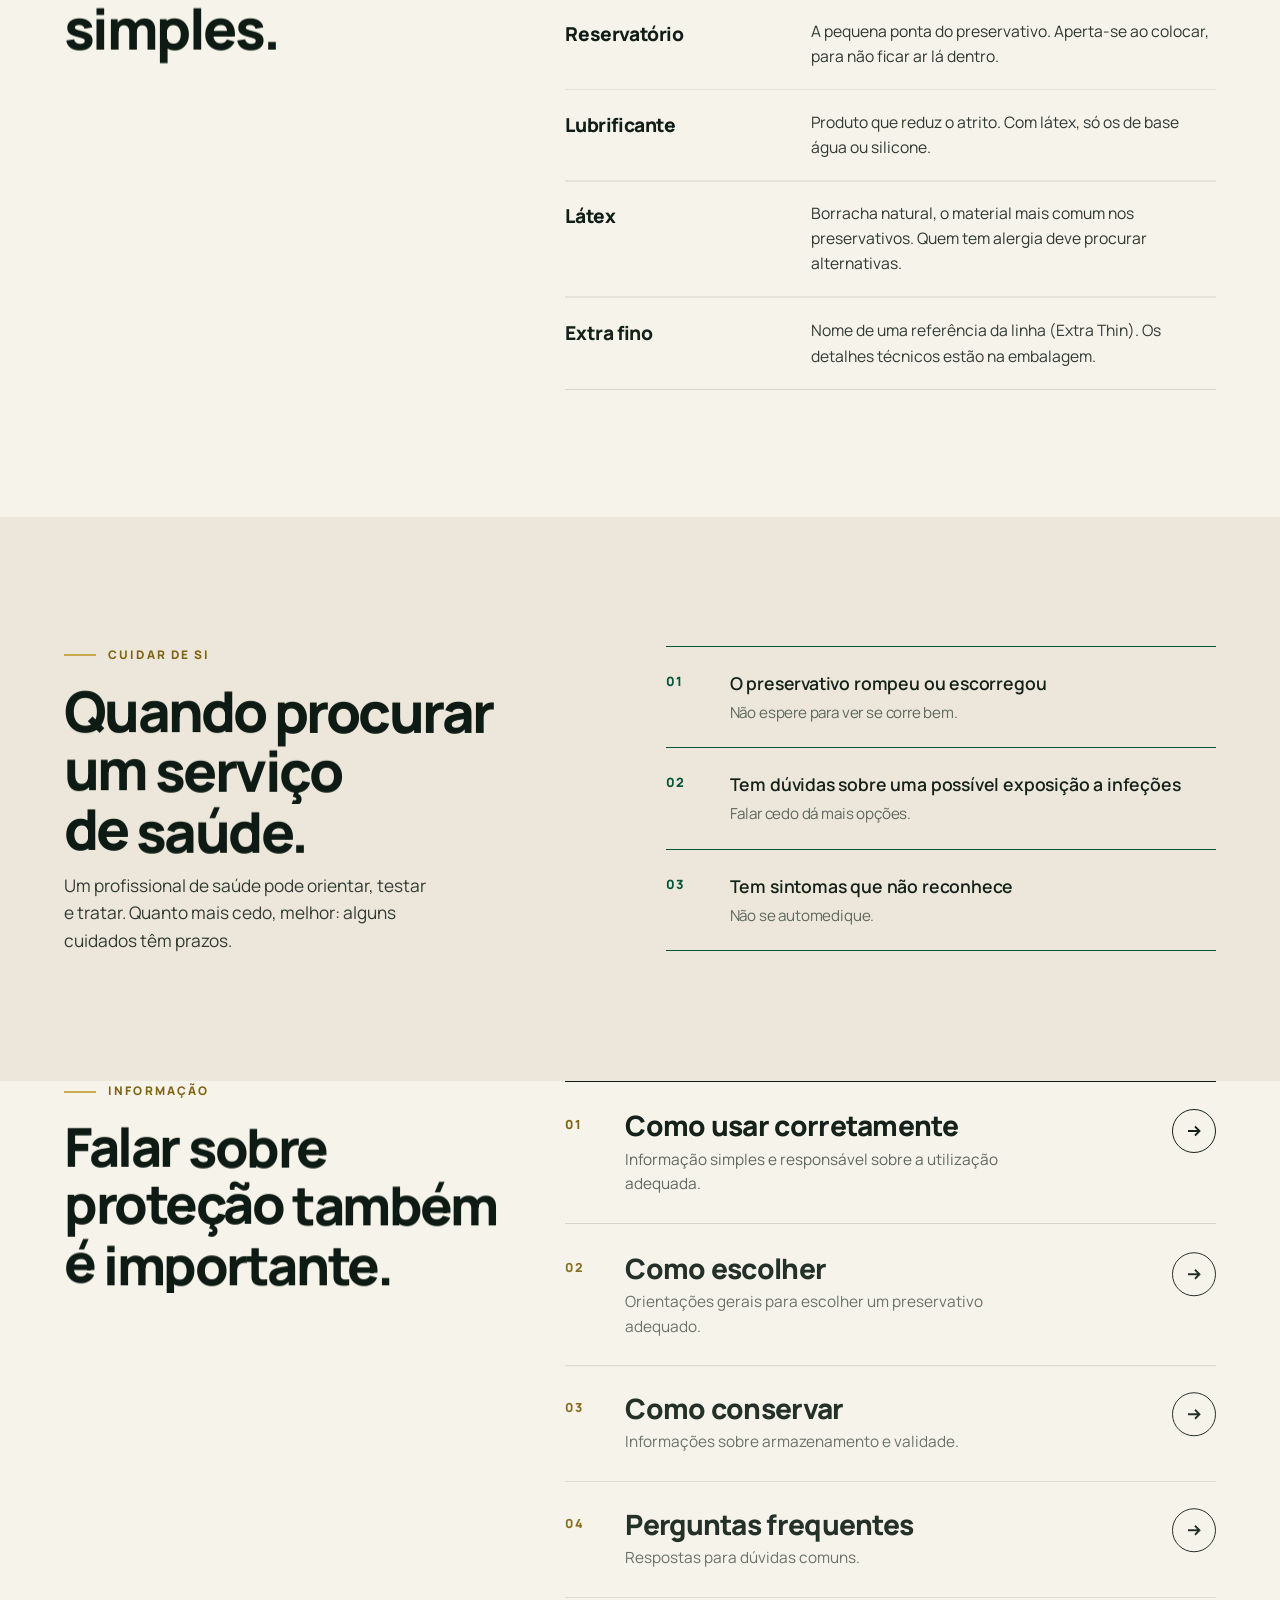
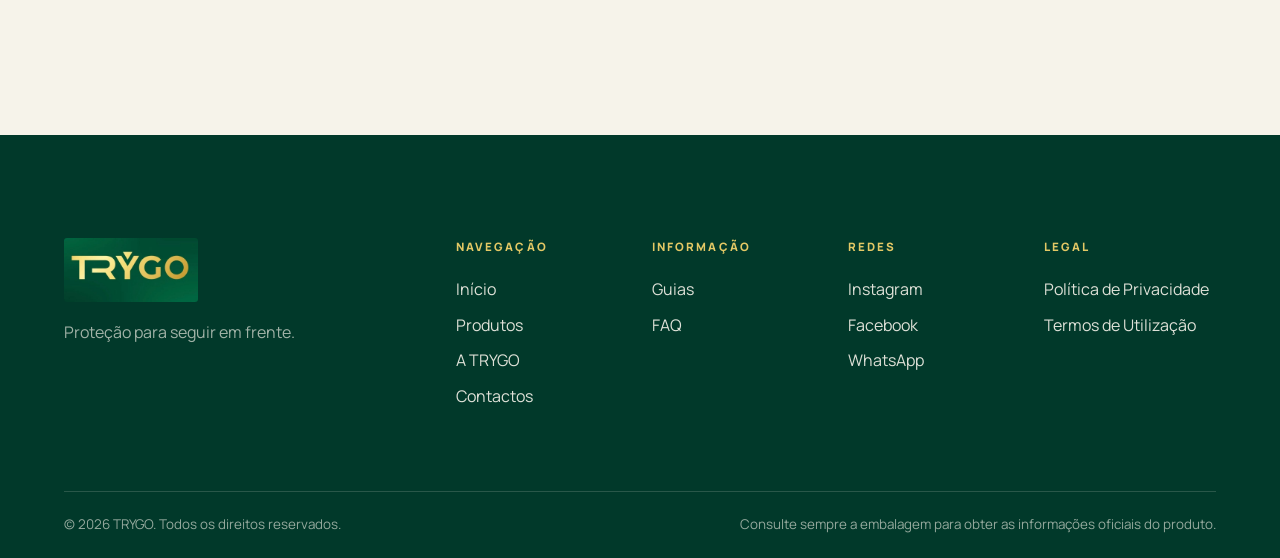
<file: marca.html>
<!DOCTYPE html>
<html lang="pt-PT">
<head>
<meta charset="utf-8">
<meta name="viewport" content="width=device-width, initial-scale=1">
<title>A TRYGO — Conheça a nossa marca</title>
<meta name="description" content="A TRYGO nasceu para aproximar proteção, informação e uma linguagem que faça sentido para as pessoas de hoje.">
<meta name="theme-color" content="#014F35">
<link rel="icon" type="image/png" sizes="64x64" href="assets/logo/favicon-64.png">
<link rel="apple-touch-icon" href="assets/logo/apple-touch-icon.png">
<meta property="og:type" content="website">
<meta property="og:site_name" content="TRYGO">
<meta property="og:locale" content="pt_PT">
<meta property="og:title" content="A TRYGO — Conheça a nossa marca">
<meta property="og:description" content="A TRYGO nasceu para aproximar proteção, informação e uma linguagem que faça sentido para as pessoas de hoje.">
<meta property="og:image" content="assets/images/trygo-extra-fino-sachet.jpg">
<link rel="preconnect" href="https://fonts.googleapis.com">
<link rel="preconnect" href="https://fonts.gstatic.com" crossorigin>
<link href="https://fonts.googleapis.com/css2?family=Manrope:wght@300;400;500;600;700;800&display=swap" rel="stylesheet">
<script>(function(d){if(!matchMedia("(prefers-reduced-motion: reduce)").matches){d.documentElement.classList.add("pt-pending");setTimeout(function(){d.documentElement.classList.remove("pt-pending")},3000)}})(document)</script>
<link rel="stylesheet" href="assets/css/style.css">
</head>
<body>
<a class="skip" href="#main">Saltar para o conteúdo</a>

<header class="hdr" id="hdr">
  <div class="wrap hdr-in">
    <a class="brand" href="index.html" aria-label="TRYGO — página inicial"><img src="assets/logo/trygo-logo.jpg" alt="TRYGO" width="720" height="344"></a>
    <nav class="nav" aria-label="Principal">
      <a href="index.html">Início</a>
      <a href="produtos.html">Produtos</a>
      <a href="marca.html" aria-current="page">A TRYGO</a>
      <a href="contactos.html">Contactos</a>
    </nav>
    <a class="btn btn-green hdr-cta" href="contactos.html">Fale connosco</a>
    <button class="burger" id="burger" type="button" aria-label="Abrir menu" aria-expanded="false" aria-controls="mobile"><span></span><span></span></button>
  </div>
</header>

<div class="mobile" id="mobile" aria-hidden="true">
  <nav aria-label="Menu móvel">
    <a href="index.html">Início</a>
      <a href="produtos.html">Produtos</a>
      <a href="marca.html" aria-current="page">A TRYGO</a>
      <a href="contactos.html">Contactos</a>
  </nav>
  <a class="btn btn-green" href="contactos.html">Fale connosco</a>
</div>

<main id="main">

<section class="wrap" style="padding-top:clamp(32px,6vw,88px)">
  <div class="brand-hero">
    <div class="bh-text">
      <p class="kicker rv">A marca</p>
      <h1 class="rv" style="--d:.05s">A TRYGO</h1>
      <p class="rv" style="--d:.12s">A TRYGO nasceu com uma ideia simples: aproximar proteção, informação e uma linguagem que faça sentido para as pessoas de hoje.</p>
      <p class="sign rv" style="--d:.18s">Uma marca simples naquilo que diz. Cuidadosa naquilo que entrega.</p>
    </div>
    <div class="bh-img rv" style="--d:.1s">
      <div class="media">
        <img class="m-main" data-par="6" src="assets/images/trygo-extra-fino-sachet.jpg" alt="Mão a retirar um preservativo da embalagem individual TRYGO Extra Fino" width="485" height="412">
        <img class="m-sub" src="assets/images/trygo-extra-fino-caixa.jpg" alt="Caixa TRYGO Extra Fino, preservativos especiais, 3 unidades" width="221" height="193">
      </div>
    </div>
  </div>
</section>

<section class="vm">
  <div class="wrap vm-grid">
    <div class="vm-item rv"><p class="kicker">Nossa visão</p><p>Construir uma marca em que as pessoas possam confiar.</p></div>
    <div class="vm-item rv" style="--d:.1s"><p class="kicker">Nossa missão</p><p>Promover escolhas mais seguras através de produtos e informação clara.</p></div>
  </div>
</section>

<section class="princ dark">
  <div class="wrap">
    <p class="kicker rv">Os nossos princípios</p>
    <h2 class="rv" style="--d:.05s">O que nos guia.</h2>
    <ul class="princ-list">
      <li class="rv"><span class="n">01</span><div><h3>Segurança</h3><p>Porque proteção vem primeiro.</p></div></li>
      <li class="rv" style="--d:.08s"><span class="n">02</span><div><h3>Clareza</h3><p>Informação sem complicação.</p></div></li>
      <li class="rv"><span class="n">03</span><div><h3>Conforto</h3><p>Porque segurança também deve ser confortável.</p></div></li>
      <li class="rv" style="--d:.08s"><span class="n">04</span><div><h3>Confiança</h3><p>Uma marca que respeita as pessoas.</p></div></li>
    </ul>
  </div>
</section>

<section class="camp" id="campanha">
  <div class="wrap camp-grid">
    <a class="camp-img rv" href="assets/images/trygo-campanha-sida-hiv.jpg" target="_blank" rel="noopener" aria-label="Abrir o cartaz da campanha em tamanho original">
      <img data-par="6" src="assets/images/trygo-campanha-sida-hiv.jpg" alt="Cartaz TRYGO: O risco existe. A proteção também! Dia Mundial da Luta contra a SIDA/HIV, 1 de dezembro" width="399" height="501" loading="lazy">
    </a>
    <div class="camp-copy rv" style="--d:.1s">
      <p class="kicker">Campanha</p>
      <h2>O risco existe. A proteção também.</h2>
      <p>No Dia Mundial da Luta contra a SIDA/HIV, a TRYGO lembra que informação e proteção fazem parte das escolhas de cada pessoa.</p>
      <span class="date">1 de dezembro</span>
    </div>
  </div>
</section>


<section class="gl">
  <div class="wrap gl-grid">
    <div class="gl-head"><p class="kicker rv">Glossário</p><h2 class="rv">Palavras simples.</h2></div>
    <dl class="gl-list">
      <div class="rv"><dt>Validade</dt><dd>A data impressa na embalagem. Depois dela, o produto não deve ser usado.</dd></div>
      <div class="rv"><dt>Reservatório</dt><dd>A pequena ponta do preservativo. Aperta-se ao colocar, para não ficar ar lá dentro.</dd></div>
      <div class="rv"><dt>Lubrificante</dt><dd>Produto que reduz o atrito. Com látex, só os de base água ou silicone.</dd></div>
      <div class="rv"><dt>Látex</dt><dd>Borracha natural, o material mais comum nos preservativos. Quem tem alergia deve procurar alternativas.</dd></div>
      <div class="rv"><dt>Extra fino</dt><dd>Nome de uma referência da linha (Extra Thin). Os detalhes técnicos estão na embalagem.</dd></div>
    </dl>
  </div>
</section>

<section class="care">
  <div class="wrap care-grid">
    <div class="care-copy">
      <p class="kicker rv">Cuidar de si</p>
      <h2 class="rv">Quando procurar um serviço de saúde.</h2>
      <p class="t rv">Um profissional de saúde pode orientar, testar e tratar. Quanto mais cedo, melhor: alguns cuidados têm prazos.</p>
    </div>
    <ol class="care-list">
      <li class="rv">O preservativo rompeu ou escorregou<span>Não espere para ver se corre bem.</span></li>
      <li class="rv">Tem dúvidas sobre uma possível exposição a infeções<span>Falar cedo dá mais opções.</span></li>
      <li class="rv">Tem sintomas que não reconhece<span>Não se automedique.</span></li>
    </ol>
  </div>
</section>

<section class="info" id="informacao">
  <div class="wrap info-grid">
    <div class="info-head"><p class="kicker rv">Informação</p><h2 class="rv">Falar sobre proteção também é importante.</h2></div>
    <div class="info-list">
      <button class="art rv" type="button" data-art="usar"><span class="k">01</span><span><h3>Como usar corretamente</h3><p>Informação simples e responsável sobre a utilização adequada.</p></span><span class="ar"><svg viewBox="0 0 16 16" fill="none" stroke="currentColor" stroke-width="1.8" aria-hidden="true"><path d="M2 8h11M9 3.5 13.5 8 9 12.5"/></svg></span></button>
      <button class="art rv" type="button" data-art="escolher"><span class="k">02</span><span><h3>Como escolher</h3><p>Orientações gerais para escolher um preservativo adequado.</p></span><span class="ar"><svg viewBox="0 0 16 16" fill="none" stroke="currentColor" stroke-width="1.8" aria-hidden="true"><path d="M2 8h11M9 3.5 13.5 8 9 12.5"/></svg></span></button>
      <button class="art rv" type="button" data-art="conservar"><span class="k">03</span><span><h3>Como conservar</h3><p>Informações sobre armazenamento e validade.</p></span><span class="ar"><svg viewBox="0 0 16 16" fill="none" stroke="currentColor" stroke-width="1.8" aria-hidden="true"><path d="M2 8h11M9 3.5 13.5 8 9 12.5"/></svg></span></button>
      <a class="art rv" href="contactos.html#faq" style="display:grid"><span class="k">04</span><span><h3>Perguntas frequentes</h3><p>Respostas para dúvidas comuns.</p></span><span class="ar"><svg viewBox="0 0 16 16" fill="none" stroke="currentColor" stroke-width="1.8" aria-hidden="true"><path d="M2 8h11M9 3.5 13.5 8 9 12.5"/></svg></span></a>
    </div>
  </div>
</section>

</main>

<footer class="ftr dark">
  <div class="wrap">
    <div class="ft-grid">
      <div class="ft-brand">
        <a href="index.html" aria-label="TRYGO — página inicial"><img src="assets/logo/trygo-logo.jpg" alt="TRYGO" width="720" height="344"></a>
        <p>Proteção para seguir em frente.</p>
      </div>
      <div class="ft-col c1">
        <h4>Navegação</h4>
        <a href="index.html">Início</a>
        <a href="produtos.html">Produtos</a>
        <a href="marca.html">A TRYGO</a>
        <a href="contactos.html">Contactos</a>
      </div>
      <div class="ft-col">
        <h4>Informação</h4>
        <a href="marca.html#informacao">Guias</a>
        <a href="contactos.html#faq">FAQ</a>
      </div>
      <div class="ft-col">
        <h4>Redes</h4>
        <a href="contactos.html#contactos" title="Perfil a confirmar">Instagram</a>
        <a href="contactos.html#contactos" title="Perfil a confirmar">Facebook</a>
        <a href="https://wa.me/244944372867" target="_blank" rel="noopener">WhatsApp</a>
      </div>
      <div class="ft-col">
        <h4>Legal</h4>
        <button type="button" data-art="privacidade">Política de Privacidade</button>
        <button type="button" data-art="termos">Termos de Utilização</button>
      </div>
    </div>
    <div class="ft-bar"><span>© 2026 TRYGO. Todos os direitos reservados.</span><span>Consulte sempre a embalagem para obter as informações oficiais do produto.</span></div>
  </div>
</footer>

<button class="totop" id="totop" type="button" aria-label="Voltar ao topo"><svg viewBox="0 0 16 16" fill="none" stroke="currentColor" stroke-width="1.8" aria-hidden="true"><path d="M8 14V3M3.5 7 8 2.5 12.5 7"/></svg></button>

<script src="assets/js/vendor/gsap.min.js"></script>
<script src="assets/js/vendor/ScrollTrigger.min.js"></script>
<script src="assets/js/anim.js"></script>
<script src="assets/js/data.js"></script>
<script src="assets/js/main.js"></script>
</body>
</html>
</file>
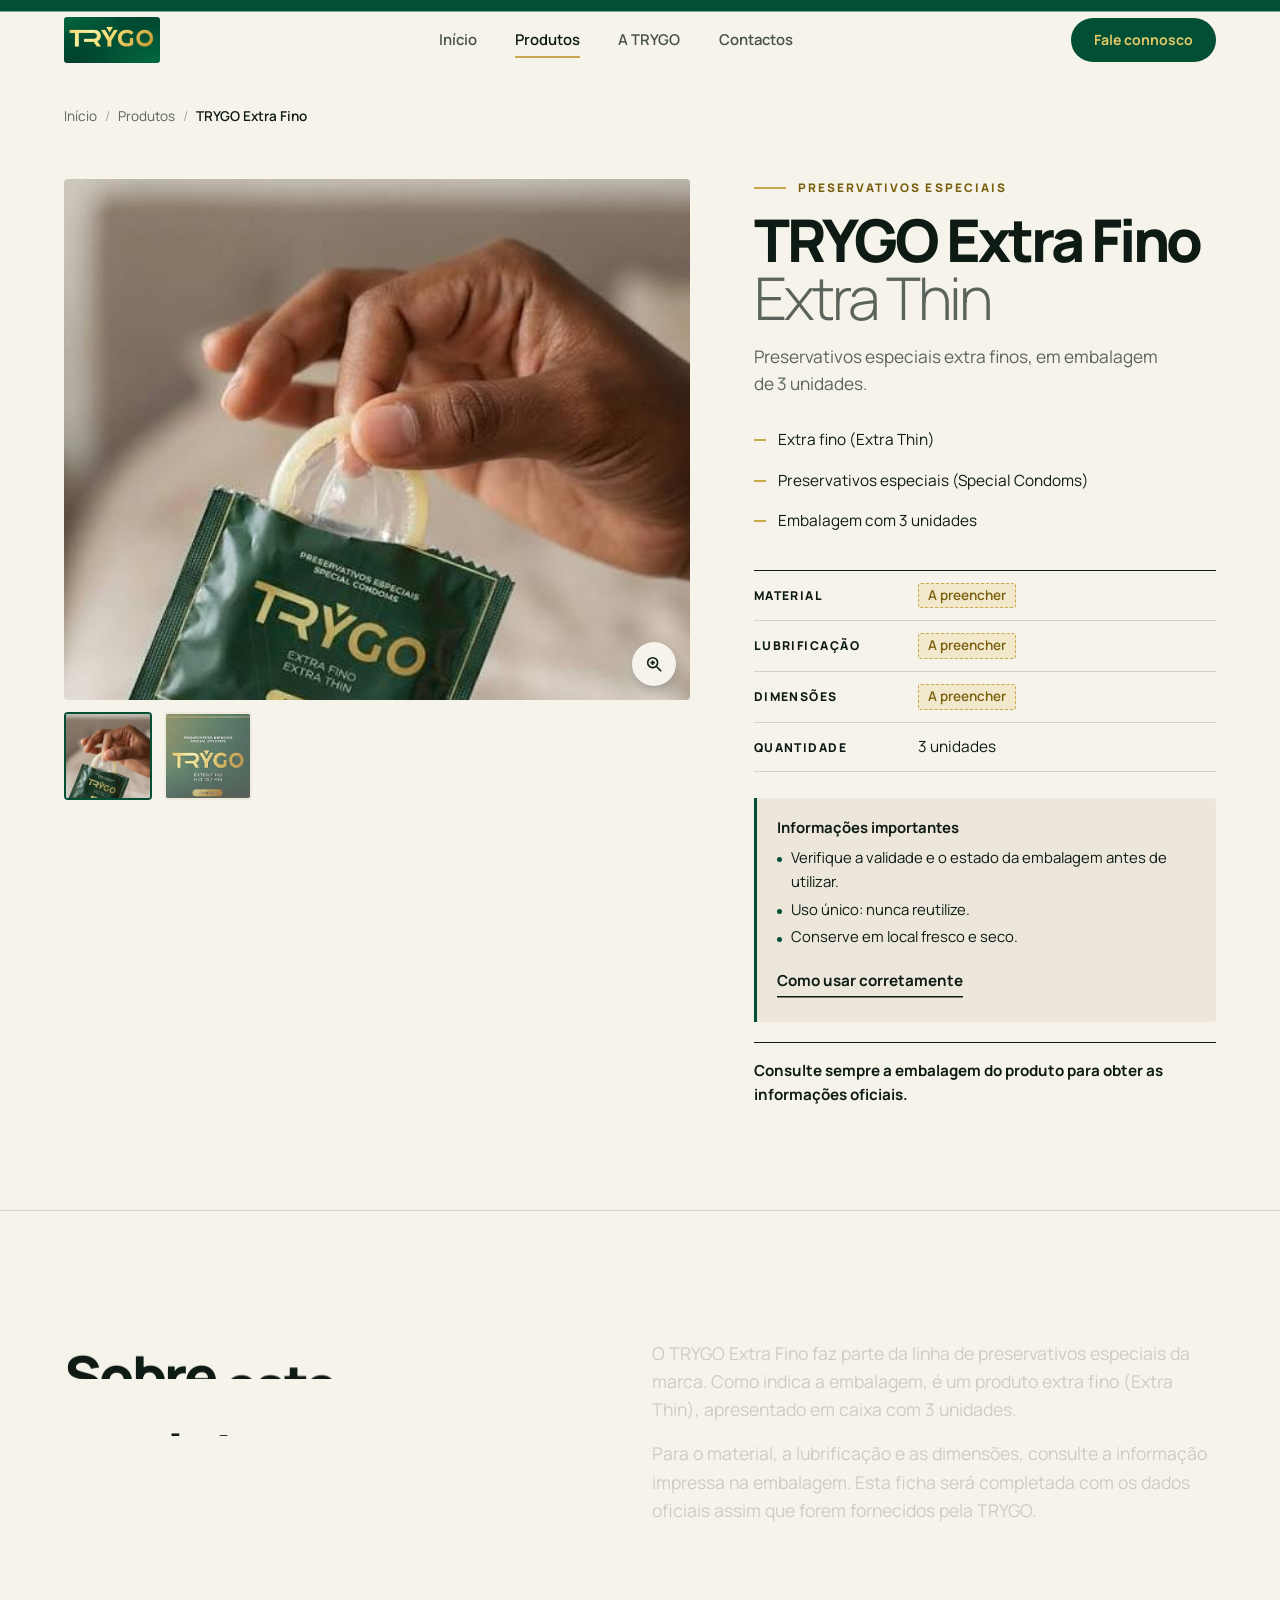
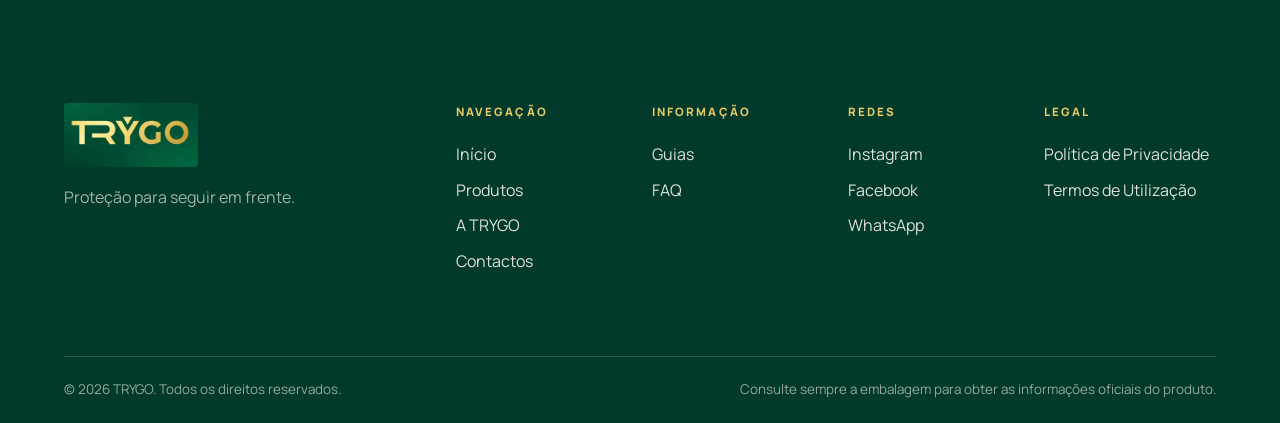
<file: produto.html>
<!DOCTYPE html>
<html lang="pt-PT">
<head>
<meta charset="utf-8">
<meta name="viewport" content="width=device-width, initial-scale=1">
<title>Produto — TRYGO</title>
<meta name="description" content="Ficha do produto TRYGO. Consulte sempre a embalagem do produto para obter as informações oficiais.">
<meta name="theme-color" content="#014F35">
<link rel="icon" type="image/png" sizes="64x64" href="assets/logo/favicon-64.png">
<link rel="apple-touch-icon" href="assets/logo/apple-touch-icon.png">
<meta property="og:type" content="website">
<meta property="og:site_name" content="TRYGO">
<meta property="og:locale" content="pt_PT">
<meta property="og:title" content="Produto — TRYGO">
<meta property="og:description" content="Ficha do produto TRYGO. Consulte sempre a embalagem do produto para obter as informações oficiais.">
<meta property="og:image" content="assets/images/trygo-extra-fino-sachet.jpg">
<link rel="preconnect" href="https://fonts.googleapis.com">
<link rel="preconnect" href="https://fonts.gstatic.com" crossorigin>
<link href="https://fonts.googleapis.com/css2?family=Manrope:wght@300;400;500;600;700;800&display=swap" rel="stylesheet">
<script>(function(d){if(!matchMedia("(prefers-reduced-motion: reduce)").matches){d.documentElement.classList.add("pt-pending");setTimeout(function(){d.documentElement.classList.remove("pt-pending")},3000)}})(document)</script>
<link rel="stylesheet" href="assets/css/style.css">
</head>
<body>
<a class="skip" href="#main">Saltar para o conteúdo</a>

<header class="hdr" id="hdr">
  <div class="wrap hdr-in">
    <a class="brand" href="index.html" aria-label="TRYGO — página inicial"><img src="assets/logo/trygo-logo.jpg" alt="TRYGO" width="720" height="344"></a>
    <nav class="nav" aria-label="Principal">
      <a href="index.html">Início</a>
      <a href="produtos.html" aria-current="page">Produtos</a>
      <a href="marca.html">A TRYGO</a>
      <a href="contactos.html">Contactos</a>
    </nav>
    <a class="btn btn-green hdr-cta" href="contactos.html">Fale connosco</a>
    <button class="burger" id="burger" type="button" aria-label="Abrir menu" aria-expanded="false" aria-controls="mobile"><span></span><span></span></button>
  </div>
</header>

<div class="mobile" id="mobile" aria-hidden="true">
  <nav aria-label="Menu móvel">
    <a href="index.html">Início</a>
      <a href="produtos.html" aria-current="page">Produtos</a>
      <a href="marca.html">A TRYGO</a>
      <a href="contactos.html">Contactos</a>
  </nav>
  <a class="btn btn-green" href="contactos.html">Fale connosco</a>
</div>

<main id="main">
<nav class="wrap crumbs" aria-label="Localização">
  <a href="index.html">Início</a><span>/</span><a href="produtos.html">Produtos</a><span>/</span><b id="crumb-name" style="font-weight:600;color:var(--ink)">Produto</b>
</nav>
<div class="wrap pd" id="pd">
  <noscript><p>Ative o JavaScript para ver a ficha do produto, ou consulte <a class="link" href="produtos.html">todos os produtos</a>.</p></noscript>
</div>
<section class="about-prod">
  <div class="wrap ap-grid">
    <h2 class="rv">Sobre este produto</h2>
    <div class="txt rv" id="about-txt" style="--d:.08s"></div>
  </div>
</section>
<section class="sec" id="others" hidden>
  <div class="wrap">
    <div class="sec-head"><h2>Outros <span>produtos</span></h2></div>
    <div class="featured" id="others-list"></div>
  </div>
</section>
</main>

<footer class="ftr dark">
  <div class="wrap">
    <div class="ft-grid">
      <div class="ft-brand">
        <a href="index.html" aria-label="TRYGO — página inicial"><img src="assets/logo/trygo-logo.jpg" alt="TRYGO" width="720" height="344"></a>
        <p>Proteção para seguir em frente.</p>
      </div>
      <div class="ft-col c1">
        <h4>Navegação</h4>
        <a href="index.html">Início</a>
        <a href="produtos.html">Produtos</a>
        <a href="marca.html">A TRYGO</a>
        <a href="contactos.html">Contactos</a>
      </div>
      <div class="ft-col">
        <h4>Informação</h4>
        <a href="marca.html#informacao">Guias</a>
        <a href="contactos.html#faq">FAQ</a>
      </div>
      <div class="ft-col">
        <h4>Redes</h4>
        <a href="contactos.html#contactos" title="Perfil a confirmar">Instagram</a>
        <a href="contactos.html#contactos" title="Perfil a confirmar">Facebook</a>
        <a href="https://wa.me/244944372867" target="_blank" rel="noopener">WhatsApp</a>
      </div>
      <div class="ft-col">
        <h4>Legal</h4>
        <button type="button" data-art="privacidade">Política de Privacidade</button>
        <button type="button" data-art="termos">Termos de Utilização</button>
      </div>
    </div>
    <div class="ft-bar"><span>© 2026 TRYGO. Todos os direitos reservados.</span><span>Consulte sempre a embalagem para obter as informações oficiais do produto.</span></div>
  </div>
</footer>

<button class="totop" id="totop" type="button" aria-label="Voltar ao topo"><svg viewBox="0 0 16 16" fill="none" stroke="currentColor" stroke-width="1.8" aria-hidden="true"><path d="M8 14V3M3.5 7 8 2.5 12.5 7"/></svg></button>

<script src="assets/js/vendor/gsap.min.js"></script>
<script src="assets/js/vendor/ScrollTrigger.min.js"></script>
<script src="assets/js/anim.js"></script>
<script src="assets/js/data.js"></script>
<script src="assets/js/main.js"></script>
</body>
</html>
</file>
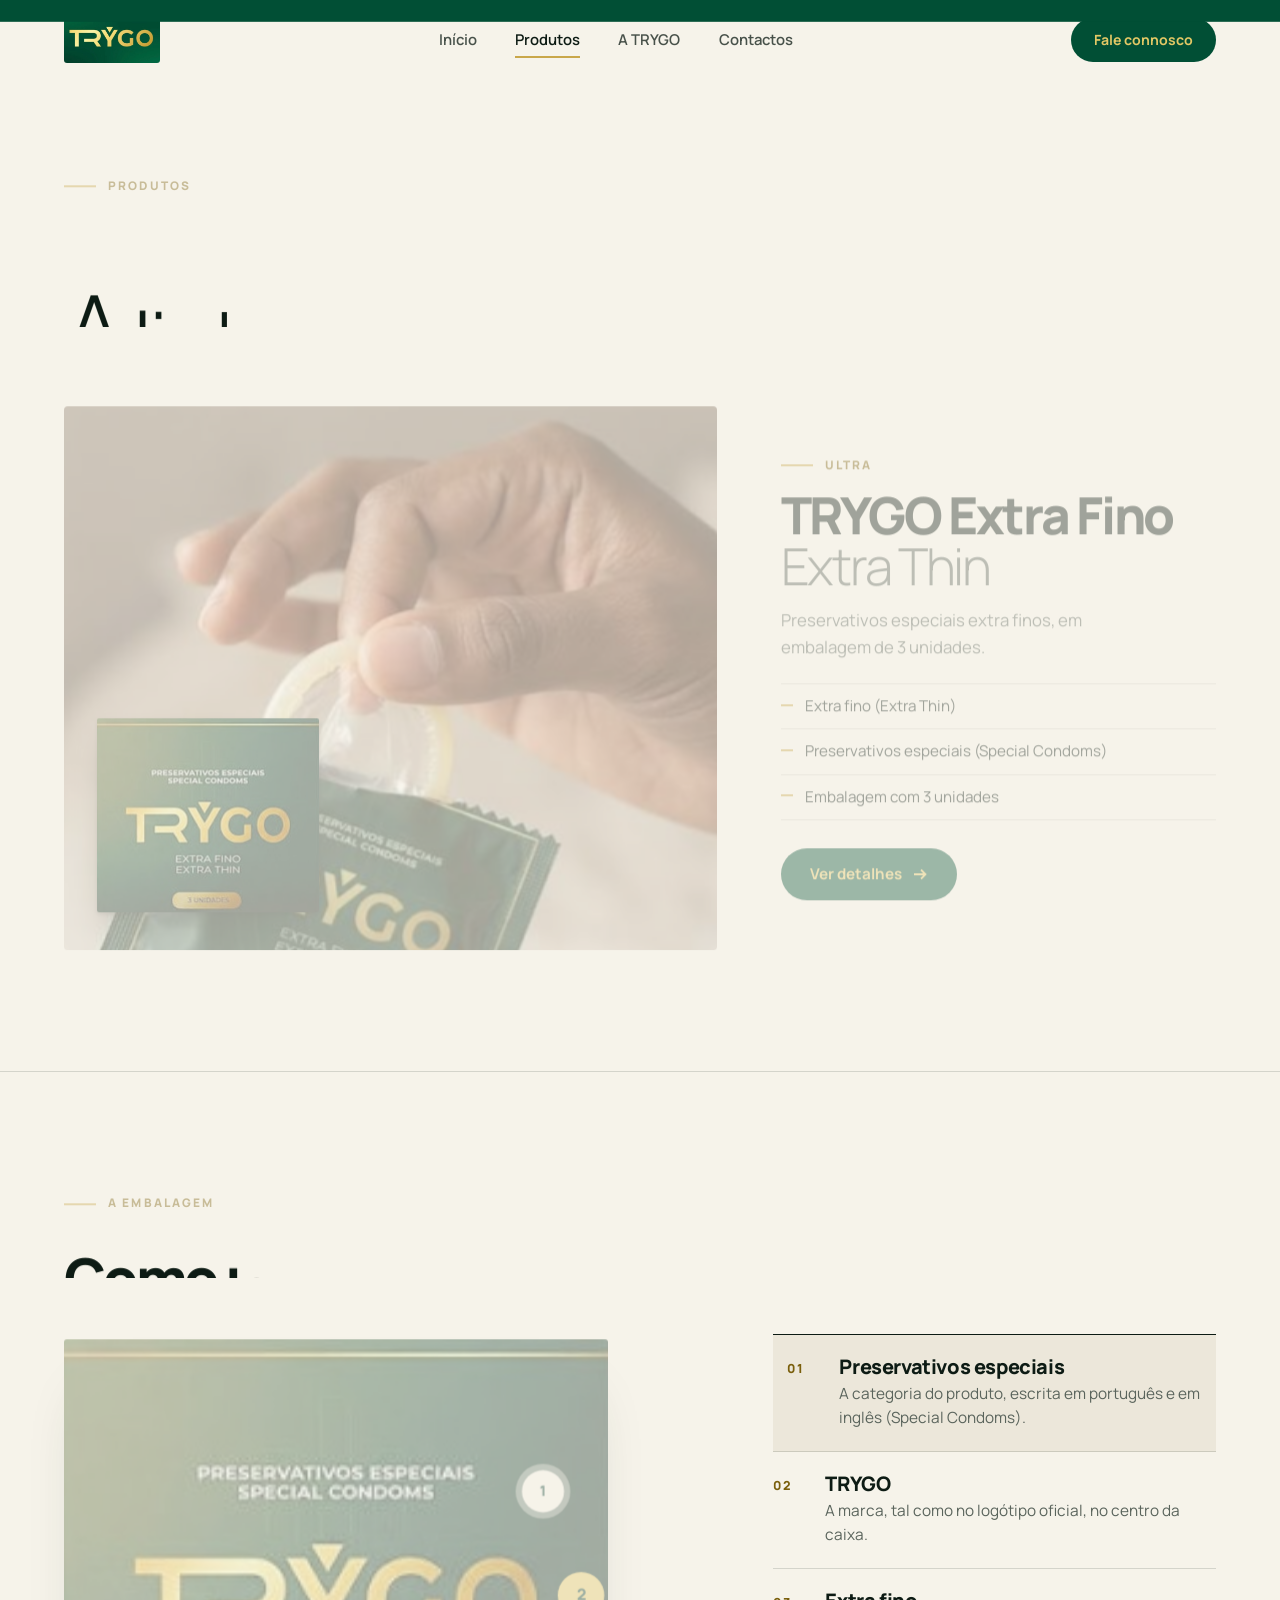
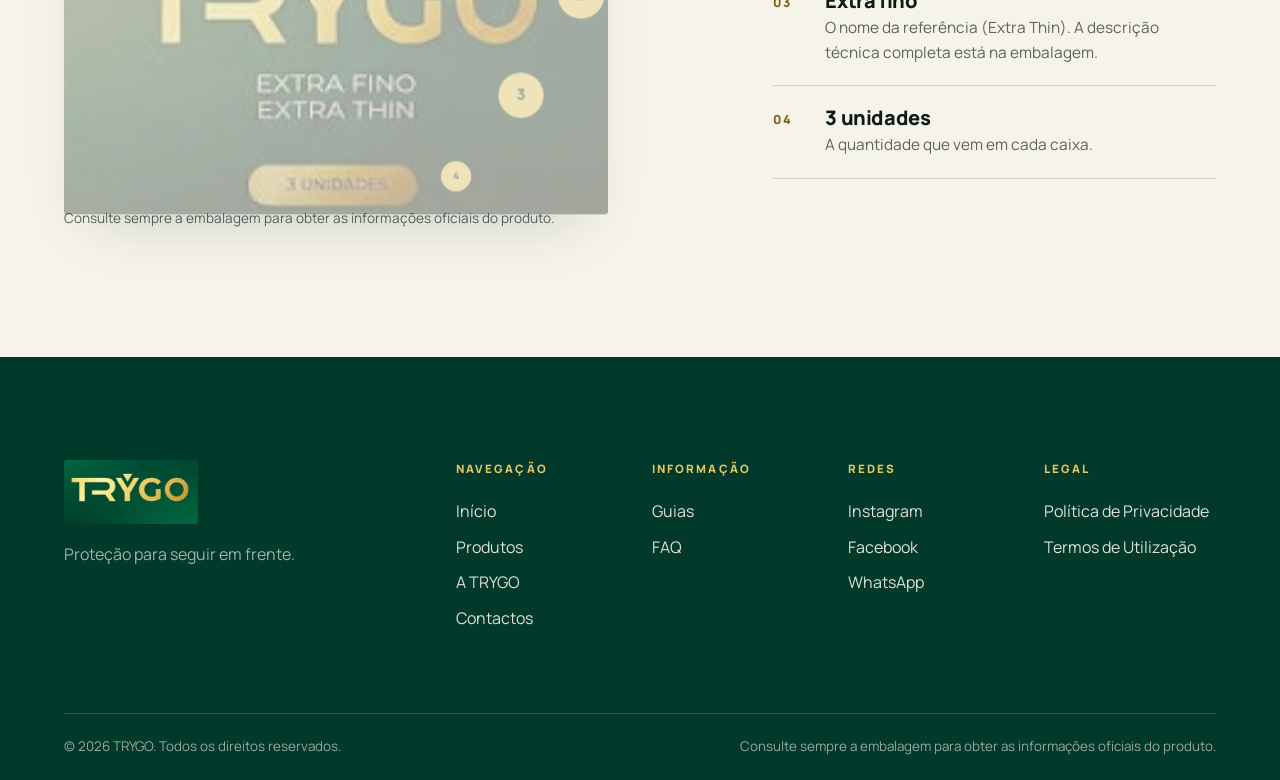
<file: produtos.html>
<!DOCTYPE html>
<html lang="pt-PT">
<head>
<meta charset="utf-8">
<meta name="viewport" content="width=device-width, initial-scale=1">
<title>Produtos — TRYGO</title>
<meta name="description" content="Conheça a linha de produtos TRYGO. Consulte sempre a embalagem para obter as informações oficiais do produto.">
<meta name="theme-color" content="#014F35">
<link rel="icon" type="image/png" sizes="64x64" href="assets/logo/favicon-64.png">
<link rel="apple-touch-icon" href="assets/logo/apple-touch-icon.png">
<meta property="og:type" content="website">
<meta property="og:site_name" content="TRYGO">
<meta property="og:locale" content="pt_PT">
<meta property="og:title" content="Produtos — TRYGO">
<meta property="og:description" content="Conheça a linha de produtos TRYGO. Consulte sempre a embalagem para obter as informações oficiais do produto.">
<meta property="og:image" content="assets/images/trygo-extra-fino-sachet.jpg">
<link rel="preconnect" href="https://fonts.googleapis.com">
<link rel="preconnect" href="https://fonts.gstatic.com" crossorigin>
<link href="https://fonts.googleapis.com/css2?family=Manrope:wght@300;400;500;600;700;800&display=swap" rel="stylesheet">
<script>(function(d){if(!matchMedia("(prefers-reduced-motion: reduce)").matches){d.documentElement.classList.add("pt-pending");setTimeout(function(){d.documentElement.classList.remove("pt-pending")},3000)}})(document)</script>
<link rel="stylesheet" href="assets/css/style.css">
</head>
<body>
<a class="skip" href="#main">Saltar para o conteúdo</a>

<header class="hdr" id="hdr">
  <div class="wrap hdr-in">
    <a class="brand" href="index.html" aria-label="TRYGO — página inicial"><img src="assets/logo/trygo-logo.jpg" alt="TRYGO" width="720" height="344"></a>
    <nav class="nav" aria-label="Principal">
      <a href="index.html">Início</a>
      <a href="produtos.html" aria-current="page">Produtos</a>
      <a href="marca.html">A TRYGO</a>
      <a href="contactos.html">Contactos</a>
    </nav>
    <a class="btn btn-green hdr-cta" href="contactos.html">Fale connosco</a>
    <button class="burger" id="burger" type="button" aria-label="Abrir menu" aria-expanded="false" aria-controls="mobile"><span></span><span></span></button>
  </div>
</header>

<div class="mobile" id="mobile" aria-hidden="true">
  <nav aria-label="Menu móvel">
    <a href="index.html">Início</a>
      <a href="produtos.html" aria-current="page">Produtos</a>
      <a href="marca.html">A TRYGO</a>
      <a href="contactos.html">Contactos</a>
  </nav>
  <a class="btn btn-green" href="contactos.html">Fale connosco</a>
</div>

<main id="main">
<section class="page-head">
  <div class="wrap ph-grid">
    <div style="grid-column:1/13"><p class="kicker rv">Produtos</p></div>
    <h1 class="rv" style="--d:.05s">A linha <span>TRYGO</span></h1>
    <p class="sub rv" style="--d:.12s">Conheça os produtos da nossa marca.</p>
  </div>
</section>
<section class="sec">
  <div class="wrap">
    <div class="filters" id="filters" role="group" aria-label="Filtrar produtos" hidden></div>
    <div class="plist" id="plist">
      <noscript><a class="link" href="produto.html?id=extra-fino">TRYGO Extra Fino — ver detalhes</a></noscript>
    </div>
  </div>
</section>
<section class="anat">
  <div class="wrap">
    <div class="anat-head"><p class="kicker rv">A embalagem</p><h2 class="rv">Como ler a caixa.</h2></div>
    <div class="anat-grid">
      <div class="anat-img rv">
        <img src="assets/images/trygo-extra-fino-caixa.jpg" alt="Caixa TRYGO Extra Fino com quatro pontos numerados sobre o texto da embalagem" width="221" height="193">
        <button class="hs" type="button" style="--x:88%;--y:32%" aria-label="Ver detalhe 1: preservativos especiais">1</button>
        <button class="hs" type="button" style="--x:95%;--y:54%" aria-label="Ver detalhe 2: a marca">2</button>
        <button class="hs" type="button" style="--x:84%;--y:75%" aria-label="Ver detalhe 3: extra fino">3</button>
        <button class="hs" type="button" style="--x:72%;--y:92%" aria-label="Ver detalhe 4: três unidades">4</button>
      </div>
      <ol class="anat-list">
        <li><span class="k">01</span><div><h3>Preservativos especiais</h3><p>A categoria do produto, escrita em português e em inglês (Special Condoms).</p></div></li>
        <li><span class="k">02</span><div><h3>TRYGO</h3><p>A marca, tal como no logótipo oficial, no centro da caixa.</p></div></li>
        <li><span class="k">03</span><div><h3>Extra fino</h3><p>O nome da referência (Extra Thin). A descrição técnica completa está na embalagem.</p></div></li>
        <li><span class="k">04</span><div><h3>3 unidades</h3><p>A quantidade que vem em cada caixa.</p></div></li>
      </ol>
    </div>
    <p class="note-inline">Consulte sempre a embalagem para obter as informações oficiais do produto.</p>
  </div>
</section>
</main>

<footer class="ftr dark">
  <div class="wrap">
    <div class="ft-grid">
      <div class="ft-brand">
        <a href="index.html" aria-label="TRYGO — página inicial"><img src="assets/logo/trygo-logo.jpg" alt="TRYGO" width="720" height="344"></a>
        <p>Proteção para seguir em frente.</p>
      </div>
      <div class="ft-col c1">
        <h4>Navegação</h4>
        <a href="index.html">Início</a>
        <a href="produtos.html">Produtos</a>
        <a href="marca.html">A TRYGO</a>
        <a href="contactos.html">Contactos</a>
      </div>
      <div class="ft-col">
        <h4>Informação</h4>
        <a href="marca.html#informacao">Guias</a>
        <a href="contactos.html#faq">FAQ</a>
      </div>
      <div class="ft-col">
        <h4>Redes</h4>
        <a href="contactos.html#contactos" title="Perfil a confirmar">Instagram</a>
        <a href="contactos.html#contactos" title="Perfil a confirmar">Facebook</a>
        <a href="https://wa.me/244944372867" target="_blank" rel="noopener">WhatsApp</a>
      </div>
      <div class="ft-col">
        <h4>Legal</h4>
        <button type="button" data-art="privacidade">Política de Privacidade</button>
        <button type="button" data-art="termos">Termos de Utilização</button>
      </div>
    </div>
    <div class="ft-bar"><span>© 2026 TRYGO. Todos os direitos reservados.</span><span>Consulte sempre a embalagem para obter as informações oficiais do produto.</span></div>
  </div>
</footer>

<button class="totop" id="totop" type="button" aria-label="Voltar ao topo"><svg viewBox="0 0 16 16" fill="none" stroke="currentColor" stroke-width="1.8" aria-hidden="true"><path d="M8 14V3M3.5 7 8 2.5 12.5 7"/></svg></button>

<script src="assets/js/vendor/gsap.min.js"></script>
<script src="assets/js/vendor/ScrollTrigger.min.js"></script>
<script src="assets/js/anim.js"></script>
<script src="assets/js/data.js"></script>
<script src="assets/js/main.js"></script>
</body>
</html>
</file>
<file: assets/css/style.css>
/* ==========================================================
   TRYGO — site institucional
   Paleta extraída do logótipo oficial:
   verde #014F35 · dourado #E3C865 · off-white quente
   ========================================================== */
:root{
  --green:#014F35;
  --green-l:#016541;
  --green-d:#01392A;
  --gold:#E3C865;
  --gold-line:#C9A74A;
  --gold-d:#7A5F0C;
  --bg:#F6F3EA;
  --sand:#ECE7DA;
  --ink:#0D1B14;
  --mute:#5A645C;
  --line:rgba(13,27,20,.14);
  --r:4px;
  --ease:cubic-bezier(.2,.7,.2,1);
  --pad:clamp(20px,5vw,72px);
  --hdr:80px;
}
*,*::before,*::after{box-sizing:border-box}
html{scroll-behavior:smooth;-webkit-text-size-adjust:100%}
body{margin:0;background:var(--bg);color:var(--ink);font-family:'Manrope',system-ui,-apple-system,'Segoe UI',sans-serif;font-size:16px;line-height:1.6;-webkit-font-smoothing:antialiased;overflow-x:hidden}
img{display:block;max-width:100%;height:auto}
a{color:inherit;text-decoration:none}
button{font:inherit;color:inherit;background:none;border:0;padding:0;cursor:pointer}
h1,h2,h3,h4,p,ul,ol,dl,dd,figure{margin:0}
ul,ol{padding:0;list-style:none}
section[id],div[id]{scroll-margin-top:calc(var(--hdr) - 4px)}
:focus-visible{outline:2px solid var(--green-l);outline-offset:3px}
.dark :focus-visible,.modal :focus-visible{outline-color:var(--gold)}
::selection{background:var(--green);color:var(--gold)}
.skip{position:absolute;left:12px;top:-60px;background:var(--green);color:var(--gold);padding:10px 16px;border-radius:var(--r);z-index:200;font-weight:700;transition:top .3s}
.skip:focus{top:12px}
.wrap{padding-inline:var(--pad);max-width:1600px;margin-inline:auto}

.kicker{display:flex;align-items:center;gap:12px;font-size:.74rem;font-weight:800;letter-spacing:.18em;text-transform:uppercase;color:var(--gold-d)}
.kicker::before{content:"";width:32px;height:2px;background:var(--gold-line);flex:none}
.dark .kicker{color:var(--gold)}

/* Botões e links */
.btn{display:inline-flex;align-items:center;justify-content:center;gap:10px;min-height:52px;padding:0 28px;border-radius:999px;font-weight:700;font-size:.95rem;border:1.5px solid transparent;transition:transform .35s var(--ease),background .3s,color .3s,border-color .3s}
.btn svg{width:16px;height:16px;transition:transform .35s var(--ease);flex:none}
.btn:hover svg{transform:translateX(4px)}
.btn-green{background:var(--green);color:var(--gold)}
.btn-green:hover{background:var(--ink)}
.btn-gold{background:var(--gold);color:var(--green-d)}
.btn-gold:hover{background:#F1DB8A}
.btn-line{border-color:currentColor}
.btn-line:hover{background:var(--ink);color:var(--bg);border-color:var(--ink)}
.link{display:inline-flex;align-items:center;gap:8px;font-weight:700;font-size:.95rem;padding:10px 0;background:linear-gradient(currentColor,currentColor) 0 calc(100% - 6px)/100% 1.5px no-repeat;transition:color .3s,background-size .4s var(--ease)}
.link:hover{color:var(--green-l);background-size:40% 1.5px}
.dark .link:hover{color:var(--gold)}
.ph{display:inline-block;padding:1px 9px;border:1px dashed var(--gold-line);background:rgba(227,200,101,.22);border-radius:3px;font-size:.88em;color:var(--gold-d);font-weight:600}
.dark .ph,.on-green .ph{background:rgba(227,200,101,.12);color:var(--gold);border-color:rgba(227,200,101,.6)}

/* Reveal */
.js .rv{opacity:0;transform:translateY(22px);transition:opacity .9s var(--ease),transform .9s var(--ease);transition-delay:var(--d,0s)}
.js .rv.in{opacity:1;transform:none}

/* ---------------- Header ---------------- */
.hdr{position:sticky;top:0;z-index:60;transition:background .4s,box-shadow .4s}
.hdr.stuck{background:rgba(246,243,234,.9);backdrop-filter:saturate(1.4) blur(14px);-webkit-backdrop-filter:saturate(1.4) blur(14px);box-shadow:0 1px 0 var(--line)}
.hdr-in{height:var(--hdr);display:flex;align-items:center;justify-content:space-between;gap:24px;transition:height .4s var(--ease)}
.hdr.stuck .hdr-in{height:66px}
.brand{display:block;flex:none;line-height:0}
.brand img{height:46px;width:auto;border-radius:3px;transition:height .4s var(--ease)}
.hdr.stuck .brand img{height:40px}
.nav{display:flex;gap:clamp(20px,3vw,44px)}
.nav a{position:relative;font-size:.93rem;font-weight:600;padding:8px 0;opacity:.75;transition:opacity .3s}
.nav a::after{content:"";position:absolute;left:0;right:0;bottom:2px;height:2px;background:var(--gold-line);transform:scaleX(0);transform-origin:left;transition:transform .4s var(--ease)}
.nav a:hover,.nav a[aria-current="page"]{opacity:1}
.nav a:hover::after,.nav a[aria-current="page"]::after{transform:scaleX(1)}
.hdr-cta{min-height:44px;padding:0 22px;font-size:.88rem}
.burger{display:none;width:48px;height:48px;border-radius:50%;position:relative;margin-right:-8px}
.burger span{position:absolute;left:14px;right:14px;height:2px;background:var(--ink);transition:transform .4s var(--ease),top .4s var(--ease)}
.burger span:nth-child(1){top:19px}.burger span:nth-child(2){top:27px}
.menu-open .burger span:nth-child(1){top:23px;transform:rotate(45deg)}
.menu-open .burger span:nth-child(2){top:23px;transform:rotate(-45deg)}
.mobile{position:fixed;inset:0;z-index:55;background:var(--bg);padding:calc(var(--hdr) + 24px) var(--pad) 28px;display:flex;flex-direction:column;justify-content:space-between;visibility:hidden;opacity:0;transition:opacity .4s,visibility .4s}
.menu-open .mobile{visibility:visible;opacity:1}
.menu-open{overflow:hidden}
.menu-open .hdr{background:var(--bg)}
.mobile nav{display:flex;flex-direction:column}
.mobile nav a{font-size:clamp(2rem,9vw,3rem);font-weight:800;letter-spacing:-.03em;line-height:1.1;padding:14px 0;border-bottom:1px solid var(--line);transform:translateY(16px);opacity:0;transition:transform .6s var(--ease),opacity .6s}
.menu-open .mobile nav a{transform:none;opacity:1}
.menu-open .mobile nav a:nth-child(2){transition-delay:.05s}.menu-open .mobile nav a:nth-child(3){transition-delay:.1s}.menu-open .mobile nav a:nth-child(4){transition-delay:.15s}
.mobile .btn{width:100%}

/* ---------------- Media de produto ---------------- */
.media{position:relative;aspect-ratio:6/5;background:var(--sand);overflow:hidden;border-radius:var(--r)}
.media .m-main{width:100%;height:100%;object-fit:cover;transition:transform 1.1s var(--ease)}
.media .m-sub{position:absolute;left:5%;bottom:7%;width:34%;height:auto;border-radius:2px;box-shadow:0 18px 30px -10px rgba(0,0,0,.45),0 2px 4px rgba(0,0,0,.2);transition:transform .8s var(--ease)}
a:hover>.media .m-main,.media-link:hover .m-main{transform:scale(1.04)}
a:hover>.media .m-sub,.media-link:hover .m-sub{transform:translateY(-6px)}

/* ---------------- Hero ---------------- */
.hero{padding-block:clamp(16px,3vw,40px) clamp(64px,9vw,130px)}
.hero-grid{display:grid;grid-template-columns:minmax(0,.9fr) minmax(0,1.1fr);gap:clamp(28px,5vw,88px);align-items:center}
.hero h1{margin-top:clamp(20px,3vw,34px);font-size:clamp(2.55rem,6vw,5.6rem);line-height:.98;font-weight:300;letter-spacing:-.045em}
.hero h1 b{font-weight:800;display:block}
.hero h1 em{font-style:normal;font-weight:800;color:var(--green)}
.hero .lead{margin-top:clamp(20px,3vw,32px);max-width:30ch;font-size:clamp(1.05rem,1.5vw,1.3rem);color:var(--mute);line-height:1.5}
.actions{margin-top:clamp(26px,4vw,44px);display:flex;flex-wrap:wrap;align-items:center;gap:12px 32px}
.hv{position:relative;padding:0 0 clamp(28px,5vw,64px) clamp(0px,4vw,56px);max-width:700px;margin-left:auto;width:100%}
.hv::before{content:"";position:absolute;right:0;top:clamp(24px,5vw,64px);bottom:0;width:72%;background:var(--green);border-radius:var(--r)}
.hv::after{content:"";position:absolute;right:clamp(14px,3vw,36px);top:clamp(10px,2vw,30px);width:40%;height:1px;background:var(--gold-line);transform:rotate(0)}
.hv-main{position:relative;z-index:2;margin-left:auto;width:88%;aspect-ratio:6/5;border-radius:var(--r);overflow:hidden;box-shadow:0 30px 60px -28px rgba(1,57,42,.6)}
.hv-main img{width:100%;height:100%;object-fit:cover;animation:settle 1.6s var(--ease) both}
@keyframes settle{from{transform:scale(1.08)}to{transform:scale(1)}}
.hv-box{position:absolute;z-index:3;left:0;bottom:0;width:clamp(120px,32%,220px);border-radius:2px;rotate:-3deg;box-shadow:0 24px 40px -14px rgba(0,0,0,.55),0 2px 5px rgba(0,0,0,.25);animation:float 7s ease-in-out infinite}
@keyframes float{0%,100%{translate:0 0}50%{translate:0 -8px}}
.hv-tag{position:absolute;z-index:3;right:clamp(12px,2vw,24px);bottom:clamp(40px,6vw,80px);color:var(--gold);font-size:.7rem;font-weight:800;letter-spacing:.2em;text-transform:uppercase;writing-mode:vertical-rl;rotate:180deg}

/* ---------------- Frase ---------------- */
.statement{padding-block:clamp(72px,12vw,180px);border-top:1px solid var(--line)}
.st-grid{display:grid;grid-template-columns:repeat(12,minmax(0,1fr));gap:24px}
.st-grid h2{grid-column:1/10;font-size:clamp(2.2rem,6.2vw,6rem);font-weight:800;letter-spacing:-.05em;line-height:.98}
.st-grid h2 em{font-style:normal;color:var(--green)}
.st-grid p{grid-column:8/13;margin-top:clamp(28px,5vw,72px);color:var(--mute);font-size:1.08rem;max-width:40ch}
.st-mark{grid-column:1/4;margin-top:clamp(28px,5vw,72px)}

/* ---------------- Destaque / lista de produtos ---------------- */
.sec{padding-block:0 clamp(72px,11vw,160px)}
.sec-head{display:flex;justify-content:space-between;align-items:flex-end;gap:24px;flex-wrap:wrap;margin-bottom:clamp(32px,5vw,64px)}
.sec-head h2{font-size:clamp(2.1rem,5vw,4.6rem);font-weight:800;letter-spacing:-.045em;line-height:1}
.sec-head h2 span{font-weight:300}
.sec-head p{max-width:32ch;color:var(--mute)}
.featured{display:grid;gap:clamp(20px,3vw,40px)}
.featured[data-count="1"]{grid-template-columns:1fr}
.featured[data-count="2"]{grid-template-columns:repeat(2,1fr)}
.featured[data-count="3"]{grid-template-columns:repeat(3,1fr)}
.fcard{display:grid;gap:18px}
.featured[data-count="1"] .fcard{grid-template-columns:minmax(0,1.25fr) minmax(0,.75fr);gap:clamp(24px,5vw,80px);align-items:center}
.fbody h3{margin-top:12px;font-size:clamp(1.8rem,3.4vw,3rem);font-weight:800;letter-spacing:-.04em;line-height:1.02}
.fbody .en{display:block;font-weight:300;color:var(--mute)}
.fbody p.desc{margin-top:16px;color:var(--mute);max-width:36ch;font-size:1.05rem}
.fbody .btn{margin-top:26px}
.chips{display:flex;flex-wrap:wrap;gap:8px;margin-top:20px}
.chips li{font-size:.78rem;font-weight:700;letter-spacing:.04em;padding:6px 12px;border:1px solid var(--line);border-radius:99px}

/* ---------------- Porquê ---------------- */
.dark{background:var(--green-d);color:var(--bg)}
.why{padding-block:clamp(72px,11vw,160px)}
.why-grid{display:grid;grid-template-columns:repeat(12,minmax(0,1fr));gap:clamp(24px,4vw,64px);align-items:start}
.why-copy{grid-column:1/8}
.why-copy h2{font-size:clamp(2.2rem,5.2vw,4.8rem);font-weight:300;letter-spacing:-.05em;line-height:1;margin:22px 0 clamp(24px,4vw,56px)}
.why-copy h2 b{font-weight:800}
.why-list li{display:grid;grid-template-columns:clamp(54px,8vw,110px) 1fr;gap:16px;align-items:baseline;padding:clamp(16px,2.4vw,28px) 0;border-top:1px solid rgba(246,243,234,.2)}
.why-list li:last-child{border-bottom:1px solid rgba(246,243,234,.2)}
.why-list .n{font-size:clamp(1rem,1.6vw,1.3rem);font-weight:800;color:var(--gold);letter-spacing:.1em}
.why-list h3{font-size:clamp(1.6rem,3.6vw,3.2rem);font-weight:800;letter-spacing:-.04em;line-height:1;transition:color .4s,transform .5s var(--ease)}
.why-list li:hover h3{color:var(--gold);transform:translateX(8px)}
.why-list p{margin-top:8px;color:rgba(246,243,234,.7);max-width:34ch}
.why-vis{grid-column:9/13;margin-top:clamp(0px,6vw,80px);position:relative}
.why-vis .ph-img{aspect-ratio:4/5;border-radius:var(--r);overflow:hidden}
.why-vis img{width:100%;height:100%;object-fit:cover;object-position:26% 78%;transition:transform 1.2s var(--ease)}
.why-vis:hover img{transform:scale(1.05)}
.why-vis::before{content:"";position:absolute;inset:-14px 14px 14px -14px;border:1px solid var(--gold-line);border-radius:var(--r);z-index:-0;pointer-events:none}
.why-vis .ph-img{position:relative;z-index:1}

/* ---------------- CTA ---------------- */
.cta{background:var(--green);color:var(--bg);padding-block:clamp(72px,10vw,140px);position:relative;overflow:hidden}
.cta::before{content:"";position:absolute;width:60vmax;height:60vmax;border:1px solid rgba(227,200,101,.3);border-radius:50%;right:-22vmax;top:-30vmax}
.cta-in{position:relative;display:grid;grid-template-columns:repeat(12,minmax(0,1fr));gap:24px;align-items:end}
.cta h2{grid-column:1/8;font-size:clamp(2.4rem,7vw,6.4rem);font-weight:800;letter-spacing:-.055em;line-height:.94;color:var(--gold)}
.cta .side{grid-column:8/13}
.cta .side p{font-size:1.15rem;max-width:26ch;color:rgba(246,243,234,.85)}
.cta .side .btn{margin-top:24px}

/* ---------------- Páginas internas ---------------- */
.page-head{padding-block:clamp(32px,6vw,88px) clamp(40px,6vw,88px)}
.page-head .ph-grid{display:grid;grid-template-columns:repeat(12,minmax(0,1fr));gap:24px;align-items:end}
.page-head h1{grid-column:1/9;font-size:clamp(2.3rem,7.6vw,7.4rem);font-weight:800;letter-spacing:-.055em;line-height:.92;margin-top:20px}
.page-head h1 span{font-weight:300}
.page-head p.sub{grid-column:9/13;color:var(--mute);font-size:1.1rem;max-width:28ch}
.filters{display:flex;flex-wrap:wrap;gap:10px;margin-bottom:clamp(28px,4vw,48px)}
.filters[hidden]{display:none}
.filters button{min-height:44px;padding:0 22px;border-radius:99px;border:1.5px solid var(--ink);font-weight:700;font-size:.9rem;transition:background .3s,color .3s}
.filters button:hover{background:var(--sand)}
.filters button[aria-pressed="true"]{background:var(--green);color:var(--gold);border-color:var(--green)}
.plist{display:grid;gap:clamp(56px,8vw,120px)}
.prow{display:grid;grid-template-columns:minmax(0,1.2fr) minmax(0,.8fr);gap:clamp(24px,5vw,88px);align-items:center}
.prow:nth-child(even){grid-template-columns:minmax(0,.8fr) minmax(0,1.2fr)}
.prow:nth-child(even) .pr-media{order:2}
.prow .pbody h2{margin-top:14px;font-size:clamp(2rem,4vw,3.6rem);font-weight:800;letter-spacing:-.045em;line-height:1}
.prow .pbody h2 span{display:block;font-weight:300;color:var(--mute)}
.prow .pbody p.desc{margin-top:16px;color:var(--mute);max-width:38ch;font-size:1.05rem}
.prow .feats{margin-top:22px;border-top:1px solid var(--line)}
.prow .feats li{padding:10px 0 10px 24px;border-bottom:1px solid var(--line);position:relative;font-size:.95rem}
.prow .feats li::before{content:"";position:absolute;left:0;top:1.3em;width:12px;height:2px;background:var(--gold-line)}
.prow .btn{margin-top:28px}
.empty{padding:32px 0;color:var(--mute)}

/* ---------------- Produto ---------------- */
.crumbs{padding-block:clamp(14px,2vw,28px) 0;font-size:.85rem;color:var(--mute)}
.crumbs a:hover{color:var(--green)}
.crumbs span{margin-inline:8px;opacity:.5}
.pd{padding-block:clamp(24px,4vw,56px) clamp(56px,8vw,110px);display:grid;grid-template-columns:minmax(0,1.15fr) minmax(0,.85fr);gap:clamp(28px,5vw,88px);align-items:start}
.gal-main{position:relative;display:block;width:100%;aspect-ratio:6/5;background:var(--sand);border-radius:var(--r);overflow:hidden;cursor:zoom-in}
.gal-main img{width:100%;height:100%;object-fit:contain;transition:transform .8s var(--ease),opacity .4s}
.gal-main img.cover{object-fit:cover}
.gal-main:hover img{transform:scale(1.03)}
.gal-main .zoom-ic{position:absolute;right:14px;bottom:14px;width:44px;height:44px;border-radius:50%;background:var(--bg);display:grid;place-items:center;box-shadow:0 6px 16px -6px rgba(0,0,0,.4)}
.gal-main .zoom-ic svg{width:18px;height:18px}
.thumbs{display:flex;gap:12px;margin-top:12px;flex-wrap:wrap}
.thumbs button{width:88px;aspect-ratio:1;border-radius:var(--r);overflow:hidden;background:var(--sand);border:2px solid transparent;transition:border-color .3s,opacity .3s;opacity:.7}
.thumbs button img{width:100%;height:100%;object-fit:cover}
.thumbs button:hover{opacity:1}
.thumbs button[aria-current="true"]{border-color:var(--green);opacity:1}
.pd-info{position:sticky;top:96px}
.pd-info h1{margin-top:14px;font-size:clamp(2.2rem,4.6vw,4.2rem);font-weight:800;letter-spacing:-.05em;line-height:.98}
.pd-info h1 span{display:block;font-weight:300;color:var(--mute)}
.pd-info .lead{margin-top:16px;color:var(--mute);font-size:1.08rem;max-width:38ch}
.specs{margin-top:28px;border-top:1.5px solid var(--ink)}
.specs div{display:grid;grid-template-columns:150px 1fr;gap:14px;padding:12px 0;border-bottom:1px solid var(--line);font-size:.96rem}
.specs dt{font-weight:800;font-size:.76rem;letter-spacing:.12em;text-transform:uppercase;padding-top:3px}
.pd-feats{margin-top:22px}
.pd-feats li{padding:8px 0 8px 24px;position:relative;font-size:.96rem}
.pd-feats li::before{content:"";position:absolute;left:0;top:1.25em;width:12px;height:2px;background:var(--gold-line)}
.note-box{margin-top:26px;padding:18px 20px;background:var(--sand);border-left:3px solid var(--green);border-radius:0 var(--r) var(--r) 0;font-size:.93rem}
.note-box b{display:block;margin-bottom:6px}
.note-box ul li{padding-left:14px;position:relative;margin-top:4px}
.note-box ul li::before{content:"";position:absolute;left:0;top:.75em;width:5px;height:5px;border-radius:50%;background:var(--green)}
.official{margin-top:20px;font-weight:700;font-size:.95rem;padding-top:16px;border-top:1px solid var(--ink)}
.about-prod{padding-block:clamp(56px,8vw,120px);border-top:1px solid var(--line)}
.ap-grid{display:grid;grid-template-columns:repeat(12,minmax(0,1fr));gap:24px}
.ap-grid h2{grid-column:1/6;font-size:clamp(2rem,4.4vw,4rem);font-weight:800;letter-spacing:-.045em;line-height:1}
.ap-grid .txt{grid-column:7/13;font-size:1.1rem;color:#2b352f}
.ap-grid .txt p+p{margin-top:16px}

/* Lightbox */
.lb{position:fixed;inset:0;z-index:120;background:rgba(5,22,15,.94);display:flex;align-items:center;justify-content:center;visibility:hidden;opacity:0;transition:opacity .35s,visibility .35s}
.lb.show{visibility:visible;opacity:1}
.lb-stage{position:relative;width:min(1100px,92vw);height:min(82vh,900px);overflow:hidden;display:grid;place-items:center;cursor:zoom-in}
.lb-stage.zoomed{cursor:zoom-out}
.lb-stage img{max-width:100%;max-height:100%;width:auto;height:auto;object-fit:contain;transition:transform .35s var(--ease);user-select:none;-webkit-user-drag:none}
.lb-stage.zoomed img{transform:scale(2.2)}
.lb button.ctl{position:absolute;width:48px;height:48px;border-radius:50%;background:var(--bg);color:var(--ink);display:grid;place-items:center;transition:background .3s,transform .3s}
.lb button.ctl:hover{background:var(--gold)}
.lb button.ctl svg{width:18px;height:18px}
.lb .x{right:16px;top:16px}.lb .pv{left:16px;top:50%;translate:0 -50%}.lb .nx{right:16px;top:50%;translate:0 -50%}
.lb .cap{position:absolute;left:0;right:0;bottom:16px;text-align:center;color:rgba(246,243,234,.75);font-size:.85rem}

/* ---------------- Marca ---------------- */
.brand-hero{display:grid;grid-template-columns:repeat(12,minmax(0,1fr));gap:clamp(20px,3vw,40px);padding-bottom:clamp(64px,9vw,130px);align-items:end}
.brand-hero .bh-text{grid-column:1/6}
.brand-hero .bh-text p{margin-top:22px;font-size:clamp(1.1rem,1.6vw,1.4rem);line-height:1.5;color:#2b352f}
.brand-hero .bh-text p.sign{font-weight:700;color:var(--ink);border-left:3px solid var(--gold-line);padding-left:16px}
.brand-hero .bh-img{grid-column:7/13;position:relative}
.brand-hero .bh-img .media{aspect-ratio:6/5}
.brand-hero .bh-img::before{content:"";position:absolute;inset:auto -14px -14px auto;width:60%;height:60%;background:var(--green);border-radius:var(--r);z-index:-1}
.vm{padding-block:clamp(56px,8vw,120px);border-top:1px solid var(--line)}
.vm-grid{display:grid;grid-template-columns:repeat(12,minmax(0,1fr));gap:clamp(24px,4vw,64px)}
.vm-item:nth-child(1){grid-column:1/7}
.vm-item:nth-child(2){grid-column:8/13;margin-top:clamp(0px,8vw,120px)}
.vm-item h2{font-size:clamp(1.1rem,1.8vw,1.4rem);font-weight:800;letter-spacing:.02em;margin-top:14px;color:var(--mute)}
.vm-item>p:not(.kicker){margin-top:14px;font-size:clamp(1.6rem,3.4vw,3rem);font-weight:800;letter-spacing:-.04em;line-height:1.08}
.princ{padding-block:clamp(72px,10vw,150px)}
.princ h2{font-size:clamp(2rem,4.4vw,4rem);font-weight:800;letter-spacing:-.045em;margin-top:18px;max-width:14ch;line-height:1}
.princ-list{margin-top:clamp(32px,5vw,64px);display:grid;grid-template-columns:repeat(12,minmax(0,1fr));gap:0 clamp(16px,2.4vw,32px)}
.princ-list li{grid-column:span 6;border-top:1px solid var(--bg);padding:22px 0 clamp(30px,4vw,56px);display:grid;grid-template-columns:auto 1fr;gap:0 clamp(16px,3vw,44px)}
.princ-list li:nth-child(even){margin-top:clamp(0px,6vw,90px)}
.princ-list .n{font-size:clamp(3.4rem,9vw,8rem);font-weight:800;line-height:.82;letter-spacing:-.06em;color:transparent;-webkit-text-stroke:1.5px var(--gold);transition:color .5s}
.princ-list li:hover .n{color:var(--gold)}
.princ-list h3{font-size:clamp(1.3rem,2.2vw,1.9rem);font-weight:800;letter-spacing:-.03em;line-height:1.1}
.princ-list p{margin-top:8px;color:rgba(246,243,234,.72);max-width:26ch}
.camp{padding-block:clamp(72px,10vw,150px)}
.camp-grid{display:grid;grid-template-columns:repeat(12,minmax(0,1fr));gap:clamp(24px,4vw,64px);align-items:center}
.camp-img{grid-column:1/6;position:relative;display:block;border-radius:var(--r);overflow:hidden;box-shadow:0 30px 60px -30px rgba(1,57,42,.6);cursor:zoom-in;max-width:440px}
.camp-img img{width:100%;transition:transform 1s var(--ease)}
.camp-img:hover img{transform:scale(1.03)}
.camp-copy{grid-column:7/13}
.camp-copy h2{margin-top:18px;font-size:clamp(2rem,4.6vw,4.2rem);font-weight:800;letter-spacing:-.05em;line-height:1}
.camp-copy p{margin-top:18px;color:var(--mute);font-size:1.08rem;max-width:40ch}
.camp-copy .date{display:inline-block;margin-top:24px;padding:8px 16px;border:1.5px solid var(--green);border-radius:99px;font-weight:800;font-size:.82rem;letter-spacing:.06em;color:var(--green)}
.info{padding-bottom:clamp(72px,11vw,160px)}
.info-grid{display:grid;grid-template-columns:repeat(12,minmax(0,1fr));gap:clamp(24px,4vw,64px)}
.info-head{grid-column:1/6}
.info-head h2{font-size:clamp(2rem,4.2vw,3.8rem);font-weight:800;letter-spacing:-.045em;line-height:1.02;margin-top:18px;position:sticky;top:110px}
.info-list{grid-column:6/13;border-top:1.5px solid var(--ink)}
.art{display:grid;grid-template-columns:44px 1fr 44px;gap:16px;align-items:start;width:100%;text-align:left;padding:26px 0;border-bottom:1px solid var(--line);transition:padding .5s var(--ease),background .4s}
.art:hover{padding-inline:18px;background:var(--sand)}
.art .k{font-size:.78rem;font-weight:800;letter-spacing:.14em;color:var(--gold-d);padding-top:6px}
.art h3{font-size:clamp(1.25rem,2.2vw,1.75rem);font-weight:800;letter-spacing:-.025em;line-height:1.15}
.art p{margin-top:6px;color:var(--mute);font-size:.96rem;max-width:44ch}
.art .ar{width:44px;height:44px;border-radius:50%;border:1.5px solid var(--ink);display:grid;place-items:center;transition:background .3s,color .3s,transform .5s var(--ease)}
.art .ar svg{width:16px;height:16px}
.art:hover .ar{background:var(--green);color:var(--gold);border-color:var(--green);transform:rotate(-45deg)}

/* ---------------- Contactos ---------------- */
.ct{padding-bottom:clamp(64px,9vw,130px)}
.ct-grid{display:grid;grid-template-columns:repeat(12,minmax(0,1fr));gap:clamp(28px,5vw,80px)}
.ct-copy{grid-column:1/6}
.ct-copy h1{font-size:clamp(2.3rem,7.6vw,7rem);font-weight:800;letter-spacing:-.055em;line-height:.92;margin-top:20px}
.ct-copy>p{margin-top:22px;max-width:28ch;font-size:1.15rem;color:var(--mute)}
.ways{margin-top:clamp(28px,4vw,52px);border-top:1.5px solid var(--ink)}
.ways a,.ways .row{display:flex;justify-content:space-between;align-items:baseline;gap:16px;padding:16px 0;border-bottom:1px solid var(--line);transition:padding .4s var(--ease),background .3s}
.ways a:hover{padding-inline:12px;background:var(--sand)}
.ways span.l{font-size:.72rem;font-weight:800;letter-spacing:.16em;text-transform:uppercase;color:var(--mute)}
.ways b{font-weight:700;text-align:right;word-break:break-word}
.form{grid-column:7/13;background:var(--green);color:var(--bg);border-radius:var(--r);padding:clamp(24px,4vw,52px);align-self:start}
.form h2{font-size:1.4rem;font-weight:800;letter-spacing:-.02em;color:var(--gold)}
.field{margin-top:22px}
.field label{display:block;font-size:.72rem;font-weight:800;letter-spacing:.14em;text-transform:uppercase;color:rgba(246,243,234,.72);margin-bottom:4px}
.field input,.field textarea{width:100%;font:inherit;font-size:1.05rem;color:var(--bg);background:transparent;border:0;border-bottom:1.5px solid rgba(246,243,234,.55);border-radius:0;padding:10px 0;outline:none;transition:border-color .3s}
.field textarea{resize:vertical;min-height:110px}
.field input:focus,.field textarea:focus{border-color:var(--gold)}
.field.err input,.field.err textarea{border-color:#FFB3A3}
.field .em{display:none;font-size:.82rem;color:#FFC9BD;margin-top:4px}
.field.err .em{display:block}
.row2{display:grid;grid-template-columns:1fr 1fr;gap:0 24px}
.form .btn{margin-top:30px;width:100%}
.ok{display:none}
.form.sent .fields{display:none}
.form.sent .ok{display:block;animation:fade .7s var(--ease)}
.ok .tick{width:54px;height:54px;border-radius:50%;background:var(--gold);color:var(--green-d);display:grid;place-items:center;margin-bottom:22px}
.ok .tick svg{width:24px;height:24px}
.ok h2{font-size:clamp(1.5rem,2.6vw,2.1rem);letter-spacing:-.03em;line-height:1.2;color:var(--bg)}
.ok .link{margin-top:20px;color:var(--gold)}
@keyframes fade{from{opacity:0;transform:translateY(14px)}to{opacity:1;transform:none}}
.faq{background:var(--sand);padding-block:clamp(72px,10vw,150px)}
.faq-grid{display:grid;grid-template-columns:repeat(12,minmax(0,1fr));gap:clamp(24px,4vw,64px)}
.faq-head{grid-column:1/5}
.faq-head h2{font-size:clamp(2.2rem,5vw,4.4rem);font-weight:800;letter-spacing:-.05em;line-height:1;margin-top:18px}
.faq-head p{margin-top:16px;color:var(--mute);max-width:26ch}
.faq-list{grid-column:6/13;border-top:1.5px solid var(--ink)}
.qa{border-bottom:1px solid var(--line)}
.qa h3{font-size:inherit}
.qa button{width:100%;text-align:left;display:flex;justify-content:space-between;align-items:center;gap:20px;padding:24px 0;font-weight:700;font-size:clamp(1.02rem,1.6vw,1.22rem);letter-spacing:-.01em;transition:color .3s}
.qa button:hover{color:var(--green-l)}
.qa .pm{flex:none;width:28px;height:28px;position:relative}
.qa .pm::before,.qa .pm::after{content:"";position:absolute;left:5px;right:5px;top:13px;height:2px;background:currentColor;transition:transform .45s var(--ease)}
.qa .pm::after{transform:rotate(90deg)}
.qa.open .pm::after{transform:rotate(0)}
.qa .ans{display:grid;grid-template-rows:0fr;transition:grid-template-rows .5s var(--ease)}
.qa.open .ans{grid-template-rows:1fr}
.qa .ans>div{overflow:hidden}
.qa .ans p{padding:0 48px 26px 0;color:#2b352f;max-width:56ch}

/* ---------------- Footer ---------------- */
.ftr{padding-top:clamp(56px,8vw,110px)}
.ft-grid{display:grid;grid-template-columns:repeat(12,minmax(0,1fr));gap:36px 24px;padding-bottom:clamp(40px,6vw,80px)}
.ft-brand{grid-column:1/6}
.ft-brand img{height:64px;width:auto;border-radius:3px}
.ft-brand p{margin-top:18px;color:rgba(246,243,234,.65);max-width:28ch}
.ft-col{grid-column:span 2}
.ft-col.c1{grid-column:7/9}
.ft-col h4{font-size:.72rem;font-weight:800;letter-spacing:.18em;text-transform:uppercase;color:var(--gold);margin-bottom:16px}
.ft-col a,.ft-col button{display:block;padding:5px 0;color:rgba(246,243,234,.9);text-align:left;transition:color .3s,transform .3s var(--ease)}
.ft-col a:hover,.ft-col button:hover{color:var(--gold);transform:translateX(4px)}
.ft-bar{display:flex;justify-content:space-between;gap:12px 24px;flex-wrap:wrap;border-top:1px solid rgba(246,243,234,.16);padding-block:22px;font-size:.84rem;color:rgba(246,243,234,.6)}

/* ---------------- Modal ---------------- */
.modal{position:fixed;inset:0;z-index:100;display:flex;align-items:center;justify-content:center;padding:16px;visibility:hidden;opacity:0;transition:opacity .4s,visibility .4s}
.modal.show{visibility:visible;opacity:1}
.modal .bd{position:absolute;inset:0;background:rgba(3,22,15,.66);backdrop-filter:blur(6px);-webkit-backdrop-filter:blur(6px)}
.modal .box{position:relative;background:var(--bg);width:min(760px,100%);max-height:calc(100dvh - 32px);overflow:auto;border-radius:var(--r);transform:translateY(24px) scale(.985);transition:transform .6s var(--ease);overscroll-behavior:contain;outline:none}
.modal.show .box{transform:none}
.mclose{position:absolute;right:14px;top:14px;z-index:5;width:46px;height:46px;border-radius:50%;background:var(--bg);display:grid;place-items:center;box-shadow:0 0 0 1px var(--line);transition:background .3s,color .3s,transform .4s var(--ease)}
.mclose:hover{background:var(--green);color:var(--gold);transform:rotate(90deg)}
.mclose svg{width:16px;height:16px}
.art-box{padding:clamp(28px,5vw,60px)}
.art-box .kicker{margin-bottom:10px}
.art-box h2{font-size:clamp(1.8rem,4vw,2.8rem);font-weight:800;letter-spacing:-.04em;line-height:1.05;margin:10px 0 18px;padding-right:40px}
.art-box h3{font-size:1.1rem;font-weight:800;margin:24px 0 6px}
.art-box p{color:#2b352f;margin-top:10px}
.art-box ol{counter-reset:s;margin-top:14px}
.art-box ol li{counter-increment:s;position:relative;padding:12px 0 12px 48px;border-bottom:1px solid var(--line)}
.art-box ol li::before{content:counter(s,decimal-leading-zero);position:absolute;left:0;top:12px;font-weight:800;font-size:.8rem;letter-spacing:.1em;color:var(--gold-d)}
.art-box ul.dots li{padding:8px 0 8px 20px;position:relative}
.art-box ul.dots li::before{content:"";position:absolute;left:0;top:1.1em;width:9px;height:2px;background:var(--gold-line)}
.art-box .note-box{margin-top:26px}

/* Voltar ao topo */
.totop{position:fixed;right:clamp(14px,2.4vw,28px);bottom:clamp(14px,2.4vw,28px);z-index:70;width:52px;height:52px;border-radius:50%;background:var(--green);color:var(--gold);display:grid;place-items:center;opacity:0;visibility:hidden;transform:translateY(12px);transition:opacity .4s,transform .5s var(--ease),visibility .4s,background .3s;box-shadow:0 10px 24px -8px rgba(0,0,0,.45)}
.totop.show{opacity:1;visibility:visible;transform:none}
.totop:hover{background:var(--ink)}
.totop svg{width:18px;height:18px}

/* ---------------- Responsivo ---------------- */
@media (max-width:1100px){
  .why-copy{grid-column:1/13}.why-vis{grid-column:1/13;max-width:420px;margin-top:24px}
  .info-head,.info-list,.faq-head,.faq-list{grid-column:1/13}.info-head h2{position:static}
  .ct-copy,.form{grid-column:1/13}
  .ft-brand{grid-column:1/13}.ft-col,.ft-col.c1{grid-column:span 4}
  .brand-hero .bh-text,.brand-hero .bh-img{grid-column:1/13}
  .pd-info{position:static}
}
@media (max-width:960px){
  :root{--hdr:68px}
  .nav,.hdr-cta{display:none}
  .burger{display:block}
  .brand img{height:40px}
  .hero-grid{grid-template-columns:1fr}
  .hv{margin:0 auto;max-width:560px}
  .st-grid h2,.st-grid p{grid-column:1/13}.st-mark{display:none}
  .featured[data-count="1"] .fcard{grid-template-columns:1fr}
  .featured[data-count="2"],.featured[data-count="3"]{grid-template-columns:1fr}
  .cta h2,.cta .side{grid-column:1/13}
  .page-head h1,.page-head p.sub{grid-column:1/13}
  .prow,.prow:nth-child(even){grid-template-columns:1fr}
  .prow:nth-child(even) .pr-media{order:0}
  .pd{grid-template-columns:1fr}
  .ap-grid h2,.ap-grid .txt{grid-column:1/13}
  .vm-item:nth-child(n){grid-column:1/13;margin-top:0}
  .vm-grid{gap:40px}
  .princ-list li{grid-column:1/13}.princ-list li:nth-child(even){margin-top:0}
  .camp-img,.camp-copy{grid-column:1/13}.camp-img{max-width:380px}
}
@media (max-width:560px){
  body{font-size:15.5px}
  .actions .btn{width:100%}
  .specs div{grid-template-columns:1fr;gap:2px}
  .row2{grid-template-columns:1fr}
  .art{grid-template-columns:34px 1fr 38px;gap:10px}.art:hover{padding-inline:10px}.art .ar{width:38px;height:38px}
  .qa .ans p{padding-right:0}
  .ft-col,.ft-col.c1{grid-column:span 6}
  .ways a,.ways .row{flex-direction:column;gap:2px}.ways b{text-align:left}
  .princ-list li{grid-template-columns:1fr;gap:8px}.princ-list .n{font-size:4.2rem}
  .hv-tag{display:none}
  .modal{padding:0;align-items:flex-end}
  .modal .box{max-height:94dvh;border-radius:14px 14px 0 0;width:100%}
  .lb .pv{left:8px}.lb .nx{right:8px}
  .lb-stage{width:100vw}
  .thumbs button{width:72px}
}
@media (max-width:360px){
  :root{--pad:16px}
  .btn{padding:0 20px}
  .brand img{height:36px}
}
@media (min-width:1700px){
  body{font-size:17px}
  .hv{max-width:780px}
}
@media (prefers-reduced-motion:reduce){
  *,*::before,*::after{animation:none!important;transition-duration:.01ms!important}
  html{scroll-behavior:auto}
  .js .rv{opacity:1;transform:none}
}

/* Complementos */
.bh-text h1{font-size:clamp(3rem,8vw,7.6rem);font-weight:800;letter-spacing:-.055em;line-height:.9;margin-top:20px}
.bh-text .kicker{margin:0}
.featured .fcard .fbody .link{margin-top:10px}
.crumbs{display:flex;flex-wrap:wrap;align-items:center}
[hidden]{display:none!important}

/* Grelhas de 12 colunas: sem espaço entre colunas quando colapsam */
@media (max-width:960px){
  .ct-grid,.info-grid,.faq-grid,.why-grid,.vm-grid,.camp-grid,.brand-hero,.ap-grid,.cta-in,.ph-grid,.st-grid,.princ-list{column-gap:0;row-gap:clamp(24px,6vw,44px)}
}
@media (max-width:560px){
  .ft-grid{grid-template-columns:repeat(2,minmax(0,1fr));column-gap:20px}
  .ft-brand{grid-column:1/-1}
  .ft-col,.ft-col.c1{grid-column:auto}
}

/* Ajustes finais */
.ft-brand{grid-column:1/5}
.ft-col.c1{grid-column:span 2}
.hv-tag{display:none}
@media (max-width:1100px){.ft-brand{grid-column:1/13}.ft-col.c1{grid-column:span 4}}
@media (max-width:560px){.ft-brand{grid-column:1/-1}.ft-col.c1{grid-column:auto}}

/* ==========================================================
   v2 — GSAP e conteúdo novo
   ========================================================== */
.pt-pending::before{content:"";position:fixed;inset:0;background:var(--green);z-index:400}
.pt{position:fixed;inset:0;z-index:500;background:var(--green);display:grid;place-items:center}
.pt img{width:min(190px,42vw);height:auto;border-radius:3px}
.w{display:inline-block;overflow:hidden;vertical-align:top;padding:.14em .02em .18em;margin:-.14em -.02em -.18em}
.wi{display:inline-block;will-change:transform}
.rv.g{transition:none}
.gsap-on .btn{transition:background .3s,color .3s,border-color .3s}
.gsap-on .hv-main img{animation:none}
.hv::before{transform:scaleY(var(--gb,1));transform-origin:bottom}

/* Faixa de palavras */
.marquee{background:var(--green);overflow:hidden;padding-block:clamp(16px,2.4vw,30px);white-space:nowrap;border-block:1px solid rgba(227,200,101,.25)}
.mq-track{display:flex;width:max-content}
.mq-set{display:flex;align-items:center;flex:none}
.mq-set span{font-size:clamp(2.2rem,6vw,5.6rem);font-weight:800;letter-spacing:-.045em;line-height:1.05;padding-inline:clamp(18px,3vw,44px);color:transparent;-webkit-text-stroke:1.5px var(--gold)}
.mq-set span:nth-of-type(even){color:var(--gold);-webkit-text-stroke:0}
.mq-set i{flex:none;width:clamp(14px,1.8vw,26px);height:clamp(12px,1.6vw,22px);background:var(--gold);clip-path:polygon(0 0,100% 0,50% 100%)}
html:not(.gsap-on) .mq-track{animation:mq 44s linear infinite}
@keyframes mq{to{transform:translateX(-50%)}}

/* Em três gestos */
.gestos{background:var(--green);color:var(--bg)}
.gestos-pin{padding-block:clamp(72px,10vw,140px)}
.g-grid{display:grid;grid-template-columns:repeat(12,minmax(0,1fr));gap:clamp(24px,4vw,64px);align-items:center}
.g-left{grid-column:1/7}
.g-left .kicker{color:var(--gold)}
.g-steps{margin-top:26px}
.g-step{padding:24px 0;border-top:1px solid rgba(246,243,234,.22);display:grid;grid-template-columns:auto minmax(0,1fr);gap:0 clamp(16px,3vw,40px);align-items:start}
.g-n{font-size:clamp(3.4rem,9vw,8rem);font-weight:800;line-height:.82;letter-spacing:-.06em;color:transparent;-webkit-text-stroke:1.5px var(--gold)}
.g-step h2{font-size:clamp(1.8rem,3.6vw,3.4rem);font-weight:800;letter-spacing:-.045em;line-height:1}
.g-step p{margin-top:10px;color:rgba(246,243,234,.8);max-width:34ch}
.g-bar{display:none;height:2px;background:rgba(246,243,234,.2);margin-top:30px}
.g-bar i{display:block;height:100%;background:var(--gold);transform-origin:left;transform:scaleX(0)}
.g-left .link{margin-top:22px;color:var(--gold)}
.g-right{grid-column:8/13}
.g-frame{position:relative;aspect-ratio:4/5;border-radius:var(--r);overflow:hidden;background:var(--green-d);box-shadow:0 30px 60px -30px rgba(0,0,0,.6)}
.g-photo,.g-box{position:absolute;inset:0}
.g-photo img{width:100%;height:100%;object-fit:cover}
.g-box{display:none;place-items:center}
.g-box img{width:74%;border-radius:2px;box-shadow:0 30px 50px -16px rgba(0,0,0,.6)}
@media (min-width:961px){
  .gsap-on .gestos-pin{height:100vh;min-height:640px;padding-block:0;display:flex;align-items:center;width:100%}
  .gsap-on .gestos-pin .wrap{width:100%}
  .gsap-on .g-steps{position:relative;height:clamp(230px,34vh,320px);margin-top:20px}
  .gsap-on .g-step{position:absolute;left:0;right:0;top:0;border-top:0;padding:0}
  .gsap-on .g-bar{display:block}
  .gsap-on .g-box{display:grid}
  .gsap-on .g-frame{aspect-ratio:auto;height:min(72vh,640px)}
}
@media (max-width:960px){
  .g-left,.g-right{grid-column:1/13}
  .g-right{max-width:420px}
  .g-grid{row-gap:36px}
}
@media (max-width:560px){.g-step{grid-template-columns:1fr;gap:6px}.g-n{font-size:3.6rem}}

/* Mitos e factos */
.mf{padding-block:clamp(72px,11vw,160px)}
.mf-grid{display:grid;grid-template-columns:repeat(12,minmax(0,1fr));gap:clamp(24px,4vw,64px)}
.mf-head{grid-column:1/5}
.mf-head h2{margin-top:18px;font-size:clamp(2.1rem,4.6vw,4.2rem);font-weight:800;letter-spacing:-.045em;line-height:1}
.mf-head h2 span{font-weight:300;color:var(--mute)}
.mf-list{grid-column:5/13;border-top:1.5px solid var(--ink)}
.mf-row{display:grid;grid-template-columns:44px minmax(0,1fr) minmax(0,1.1fr);gap:14px clamp(16px,3vw,40px);padding:26px 0;border-bottom:1px solid var(--line);align-items:start}
.mf-n{font-size:.78rem;font-weight:800;letter-spacing:.14em;color:var(--gold-d);padding-top:5px}
.myth{font-weight:700;font-size:clamp(1.05rem,1.7vw,1.35rem);letter-spacing:-.02em;line-height:1.3;text-decoration:line-through;text-decoration-color:var(--gold-line);text-decoration-thickness:2px}
.gsap-on .myth{text-decoration:none}
.gsap-on .myth span{background:linear-gradient(var(--gold-line),var(--gold-line)) 0 58%/var(--lw,0%) 2.5px no-repeat}
.fact{color:#2b352f;font-size:.98rem}
.fact b{display:block;font-size:.7rem;letter-spacing:.18em;text-transform:uppercase;color:var(--green);margin-bottom:5px}
@media (max-width:960px){.mf-head,.mf-list{grid-column:1/13}}
@media (max-width:640px){.mf-row{grid-template-columns:34px minmax(0,1fr)}.fact{grid-column:2}}

/* Faixa da campanha (home) */
.band{background:var(--sand);padding-block:clamp(72px,10vw,150px);overflow:hidden}
.band-grid{display:grid;grid-template-columns:repeat(12,minmax(0,1fr));gap:24px;align-items:center}
.band-copy{grid-column:1/8}
.band-num{display:block;margin-top:14px;font-size:clamp(4.6rem,14vw,13rem);font-weight:800;letter-spacing:-.07em;line-height:.8;color:transparent;-webkit-text-stroke:2px var(--green);white-space:nowrap}
.band h2{margin-top:clamp(18px,3vw,36px);font-size:clamp(1.9rem,4.2vw,3.8rem);font-weight:800;letter-spacing:-.045em;line-height:1;max-width:14ch}
.band-copy p.t{margin-top:16px;max-width:38ch;color:var(--mute);font-size:1.05rem}
.band-copy .link{margin-top:14px}
.band-poster{grid-column:9/13;justify-self:end;width:min(100%,340px);display:block}
.band-poster img{width:100%;border-radius:3px;box-shadow:0 40px 70px -30px rgba(1,57,42,.65)}
@media (max-width:960px){.band-copy{grid-column:1/13}.band-poster{grid-column:1/13;justify-self:start;width:min(70%,280px);margin-top:20px}}

/* Anatomia da embalagem (produtos) */
.anat{padding-block:clamp(56px,8vw,110px) clamp(72px,10vw,150px);border-top:1px solid var(--line)}
.anat-head{margin-bottom:clamp(28px,4vw,56px)}
.anat-head h2{margin-top:18px;font-size:clamp(2rem,4.4vw,4rem);font-weight:800;letter-spacing:-.045em;line-height:1;max-width:16ch}
.anat-grid{display:grid;grid-template-columns:repeat(12,minmax(0,1fr));gap:clamp(24px,5vw,80px);align-items:center}
.anat-img{grid-column:1/7;position:relative;max-width:560px;width:100%}
.anat-img img{width:100%;border-radius:3px;box-shadow:0 30px 60px -30px rgba(1,57,42,.6)}
.hs{position:absolute;left:var(--x);top:var(--y);translate:-50% -50%;width:40px;height:40px;border-radius:50%;background:var(--gold);color:var(--green-d);font-weight:800;font-size:.85rem;display:grid;place-items:center;animation:pulse 2.6s infinite;transition:background .3s}
.hs[aria-pressed="true"]{background:var(--bg);animation:none;box-shadow:0 0 0 6px rgba(246,243,234,.4)}
@keyframes pulse{0%{box-shadow:0 0 0 0 rgba(227,200,101,.7)}70%,100%{box-shadow:0 0 0 14px rgba(227,200,101,0)}}
.anat-list{grid-column:8/13;border-top:1.5px solid var(--ink)}
.anat-list li{display:grid;grid-template-columns:40px minmax(0,1fr);gap:0 12px;padding:20px 14px 20px 0;border-bottom:1px solid var(--line);transition:background .3s,padding .4s var(--ease)}
.anat-list li.on{background:var(--sand);padding-left:14px}
.anat-list .k{font-size:.78rem;font-weight:800;letter-spacing:.14em;color:var(--gold-d);padding-top:4px}
.anat-list h3{font-size:1.25rem;font-weight:800;letter-spacing:-.02em;line-height:1.15}
.anat-list p{margin-top:4px;color:var(--mute);font-size:.96rem}
@media (max-width:960px){.anat-img,.anat-list{grid-column:1/13}}

/* Glossário e cuidados (marca) */
.gl{padding-block:clamp(72px,10vw,150px);border-top:1px solid var(--line)}
.gl-grid{display:grid;grid-template-columns:repeat(12,minmax(0,1fr));gap:clamp(24px,4vw,64px)}
.gl-head{grid-column:1/5}
.gl-head h2{margin-top:18px;font-size:clamp(2rem,4.4vw,4rem);font-weight:800;letter-spacing:-.045em;line-height:1}
.gl-list{grid-column:6/13;border-top:1.5px solid var(--ink)}
.gl-list div{display:grid;grid-template-columns:minmax(0,.7fr) minmax(0,1.3fr);gap:8px 28px;padding:20px 0;border-bottom:1px solid var(--line);transition:padding .4s var(--ease),background .3s}
.gl-list div:hover{padding-inline:14px;background:var(--sand)}
.gl-list dt{font-weight:800;font-size:1.2rem;letter-spacing:-.02em}
.gl-list dd{color:#2b352f;font-size:.98rem}
.care{background:var(--sand);padding-block:clamp(72px,10vw,150px)}
.care-grid{display:grid;grid-template-columns:repeat(12,minmax(0,1fr));gap:clamp(24px,4vw,64px);align-items:start}
.care-copy{grid-column:1/6}
.care h2{margin-top:18px;font-size:clamp(2rem,4.4vw,4rem);font-weight:800;letter-spacing:-.045em;line-height:1}
.care-copy p.t{margin-top:20px;max-width:34ch;color:#2b352f;font-size:1.08rem}
.care-list{grid-column:7/13;counter-reset:c}
.care-list li{counter-increment:c;position:relative;padding:22px 0 22px 64px;border-top:1.5px solid var(--green);font-size:1.1rem;font-weight:600;letter-spacing:-.01em}
.care-list li:last-child{border-bottom:1.5px solid var(--green)}
.care-list li::before{content:counter(c,decimal-leading-zero);position:absolute;left:0;top:24px;font-size:.8rem;font-weight:800;letter-spacing:.12em;color:var(--green)}
.care-list li span{display:block;margin-top:4px;font-weight:400;font-size:.95rem;color:var(--mute)}
@media (max-width:960px){.gl-head,.gl-list,.care-copy,.care-list{grid-column:1/13}}
@media (max-width:560px){.gl-list div{grid-template-columns:1fr}}
.note-inline{margin-top:14px;font-size:.85rem;color:var(--mute)}
h1,h2{text-wrap:balance}

/* ==========================================================
   Hero v3 — full-width verde, cabeçalho transparente
   ========================================================== */
.home .hdr{margin-bottom:calc(var(--hdr)*-1)}
.home .hdr:not(.stuck) .nav a{color:var(--bg)}
.home .hdr:not(.stuck) .hdr-cta{background:var(--gold);color:var(--green-d)}
.home .hdr:not(.stuck) .hdr-cta:hover{background:#F1DB8A}
.home .hdr:not(.stuck) .burger span{background:var(--bg)}
.menu-open.home .hdr:not(.stuck) .burger span{background:var(--ink)}
.home .nav a{transition:opacity .3s,color .3s}

.hero{position:relative;overflow:hidden;background:var(--green-d);color:var(--bg);padding:var(--hdr) 0 0;min-height:min(100svh,940px);display:flex;flex-direction:column}
.hero::before{content:"";position:absolute;width:78vmin;height:78vmin;border:1px solid rgba(227,200,101,.22);border-radius:50%;right:-16vmin;top:-20vmin;pointer-events:none}
.hero::after{content:"";position:absolute;left:var(--pad);right:var(--pad);bottom:0;height:1px;background:rgba(227,200,101,.0);pointer-events:none}
.hero-grid{position:relative;flex:1;display:grid;grid-template-columns:minmax(0,.95fr) minmax(0,1.05fr);gap:clamp(32px,6vw,104px);align-items:center;padding-block:clamp(28px,5vw,72px) clamp(56px,7vw,96px);width:100%}
.hero .kicker{color:var(--gold)}
.hero h1{margin-top:clamp(18px,2.6vw,30px);font-size:clamp(2.7rem,5.6vw,5.5rem);line-height:.98;font-weight:300;letter-spacing:-.045em;color:var(--bg)}
.hero h1 b{display:block;font-weight:800}
.hero h1 em{font-style:normal;font-weight:800;color:var(--gold)}
.hero .lead{margin-top:clamp(18px,2.6vw,30px);max-width:30ch;font-size:clamp(1.05rem,1.4vw,1.28rem);color:rgba(246,243,234,.8);line-height:1.5}
.hero .actions{margin-top:clamp(26px,3.6vw,44px);gap:14px}
.btn-ghost{border-color:rgba(246,243,234,.55);color:var(--bg)}
.btn-ghost:hover{background:var(--bg);color:var(--green-d);border-color:var(--bg)}

.hv{--off:clamp(10px,1.6vw,22px);position:relative;padding:0;width:100%;max-width:640px;margin-left:auto}
.hv::before{content:"";position:absolute;left:var(--off);top:var(--off);right:calc(var(--off)*-1);bottom:calc(var(--off)*-1);width:auto;border:1px solid rgba(227,200,101,.6);border-radius:var(--r);background:none;transform:scaleY(var(--gb,1));transform-origin:bottom}
.hv::after{display:none}
.hv-main{position:relative;z-index:2;margin:0;width:100%;aspect-ratio:6/5;border-radius:var(--r);overflow:hidden;box-shadow:0 40px 80px -36px rgba(0,0,0,.65)}
.hv-main img{width:100%;height:100%;object-fit:cover}
.hv-box{position:absolute;z-index:3;left:-4%;bottom:-9%;width:clamp(120px,32%,210px);rotate:-3deg;border-radius:2px;box-shadow:0 26px 44px -14px rgba(0,0,0,.65),0 2px 5px rgba(0,0,0,.3);animation:float 7s ease-in-out infinite}

.hero-facts{position:relative;z-index:2;display:grid;grid-template-columns:repeat(3,minmax(0,1fr)) auto;gap:0;border-top:1px solid rgba(227,200,101,.35);margin:0}
.hero-facts>div{padding:clamp(16px,2vw,26px) clamp(16px,2.4vw,36px) clamp(18px,2.4vw,30px) 0;border-right:1px solid rgba(227,200,101,.2);margin-right:clamp(16px,2.4vw,36px)}
.hero-facts dt{font-size:.7rem;font-weight:800;letter-spacing:.18em;text-transform:uppercase;color:var(--gold)}
.hero-facts dd{margin-top:6px;font-size:clamp(1rem,1.5vw,1.3rem);font-weight:700;letter-spacing:-.01em;line-height:1.25}
.hero-facts dd span{display:block;font-weight:300;color:rgba(246,243,234,.7);font-size:.92em}
.hero-facts .cue{align-self:center;display:inline-flex;align-items:center;gap:10px;font-size:.85rem;font-weight:700;letter-spacing:.08em;text-transform:uppercase;color:var(--gold);padding:12px 0 12px 8px}
.hero-facts .cue svg{width:18px;height:18px;transition:transform .4s var(--ease)}
.hero-facts .cue:hover svg{transform:translateY(5px)}

/* faixa de palavras agora em dourado, a seguir ao hero verde */
.marquee{background:var(--gold);border-block:0}
.mq-set span{-webkit-text-stroke:1.5px var(--green-d)}
.mq-set span:nth-of-type(even){color:var(--green-d);-webkit-text-stroke:0}
.mq-set i{background:var(--green-d)}

@media (max-width:960px){
  .hero{min-height:0}
  .hero-grid{grid-template-columns:minmax(0,1fr);padding-block:clamp(24px,6vw,48px) 64px}
  .hv{max-width:560px;margin:0 auto 0 0;padding-right:calc(var(--off)*1)}
  .hv-box{left:-2%}
  .hero-facts{grid-template-columns:minmax(0,1fr)}
  .hero-facts>div{border-right:0;margin-right:0;padding:16px 0;border-bottom:1px solid rgba(227,200,101,.2)}
  .hero-facts .cue{display:none}
}
.hero>.wrap{width:100%}
.hero-grid{padding-block:clamp(16px,2.6vw,40px) clamp(40px,4.6vw,66px)}
@media (max-width:960px){.hero-grid{padding-block:clamp(20px,5vw,40px) 56px}}
</file>
